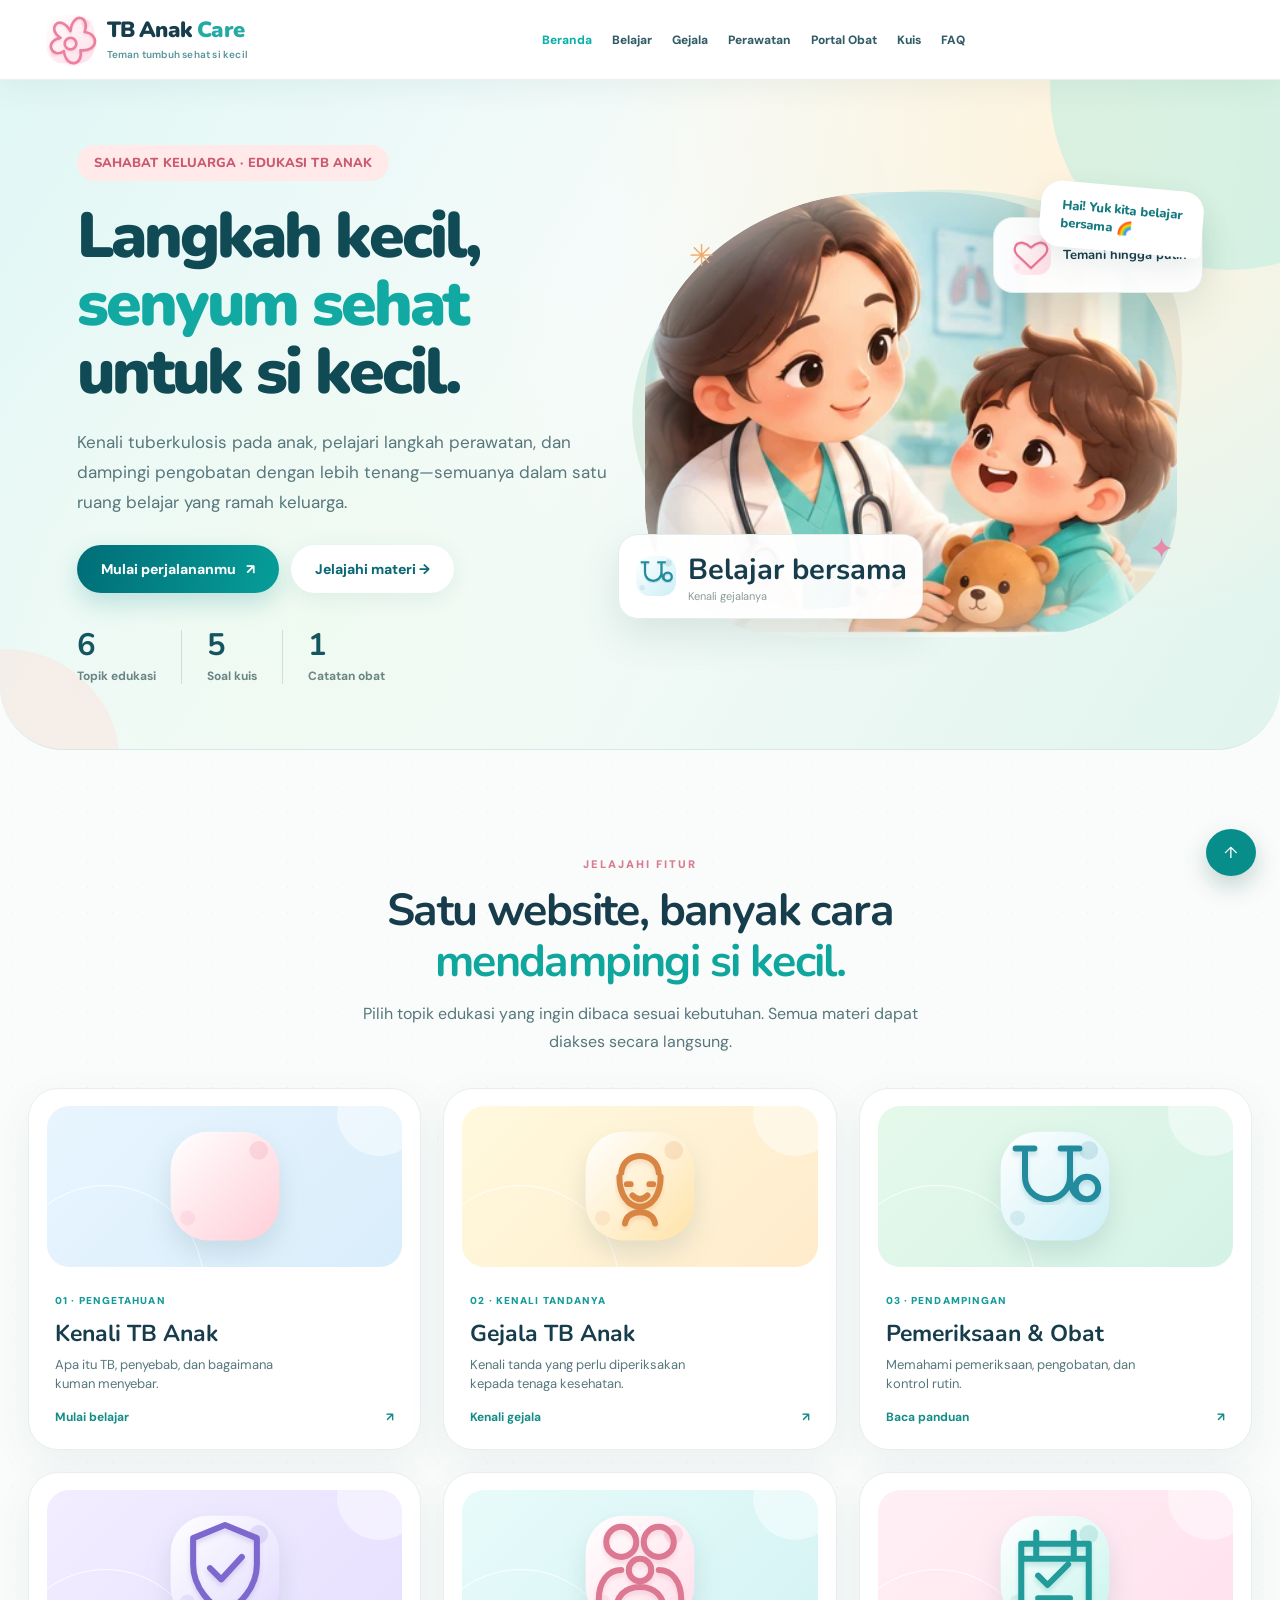
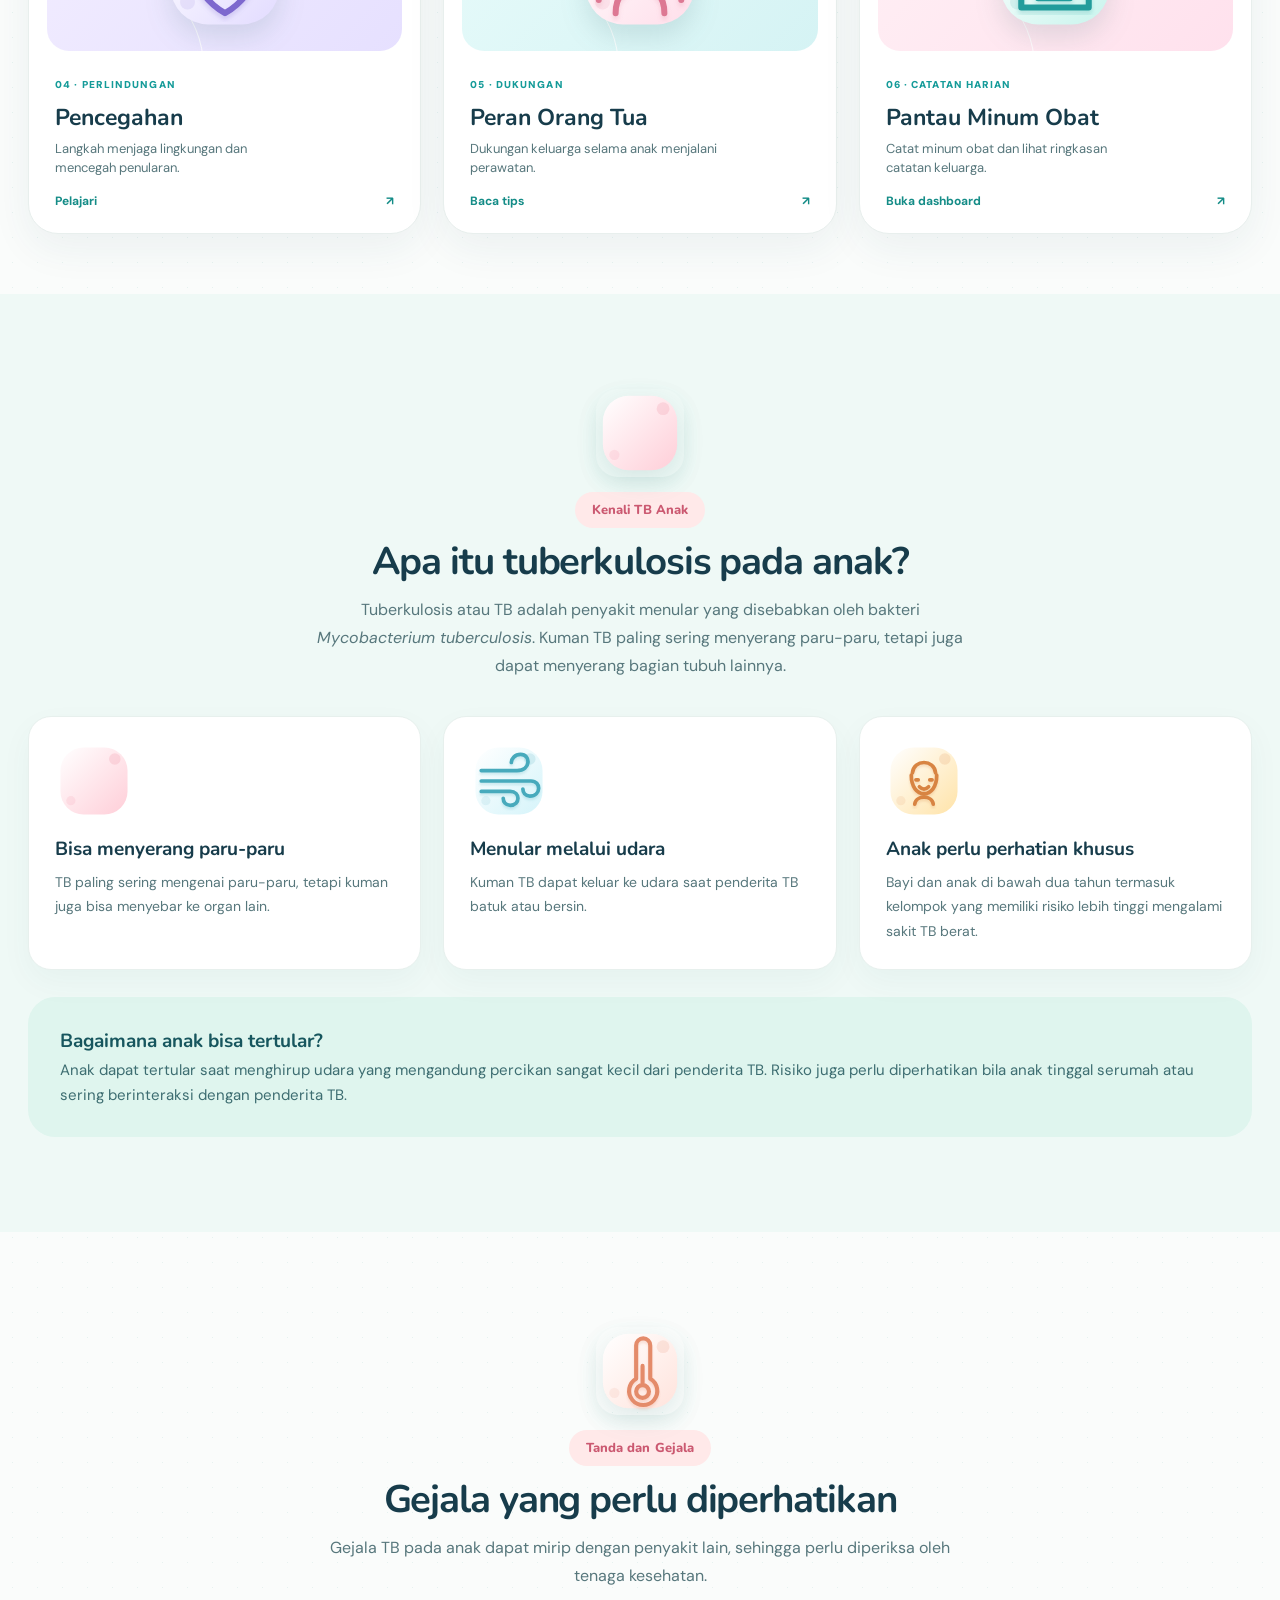
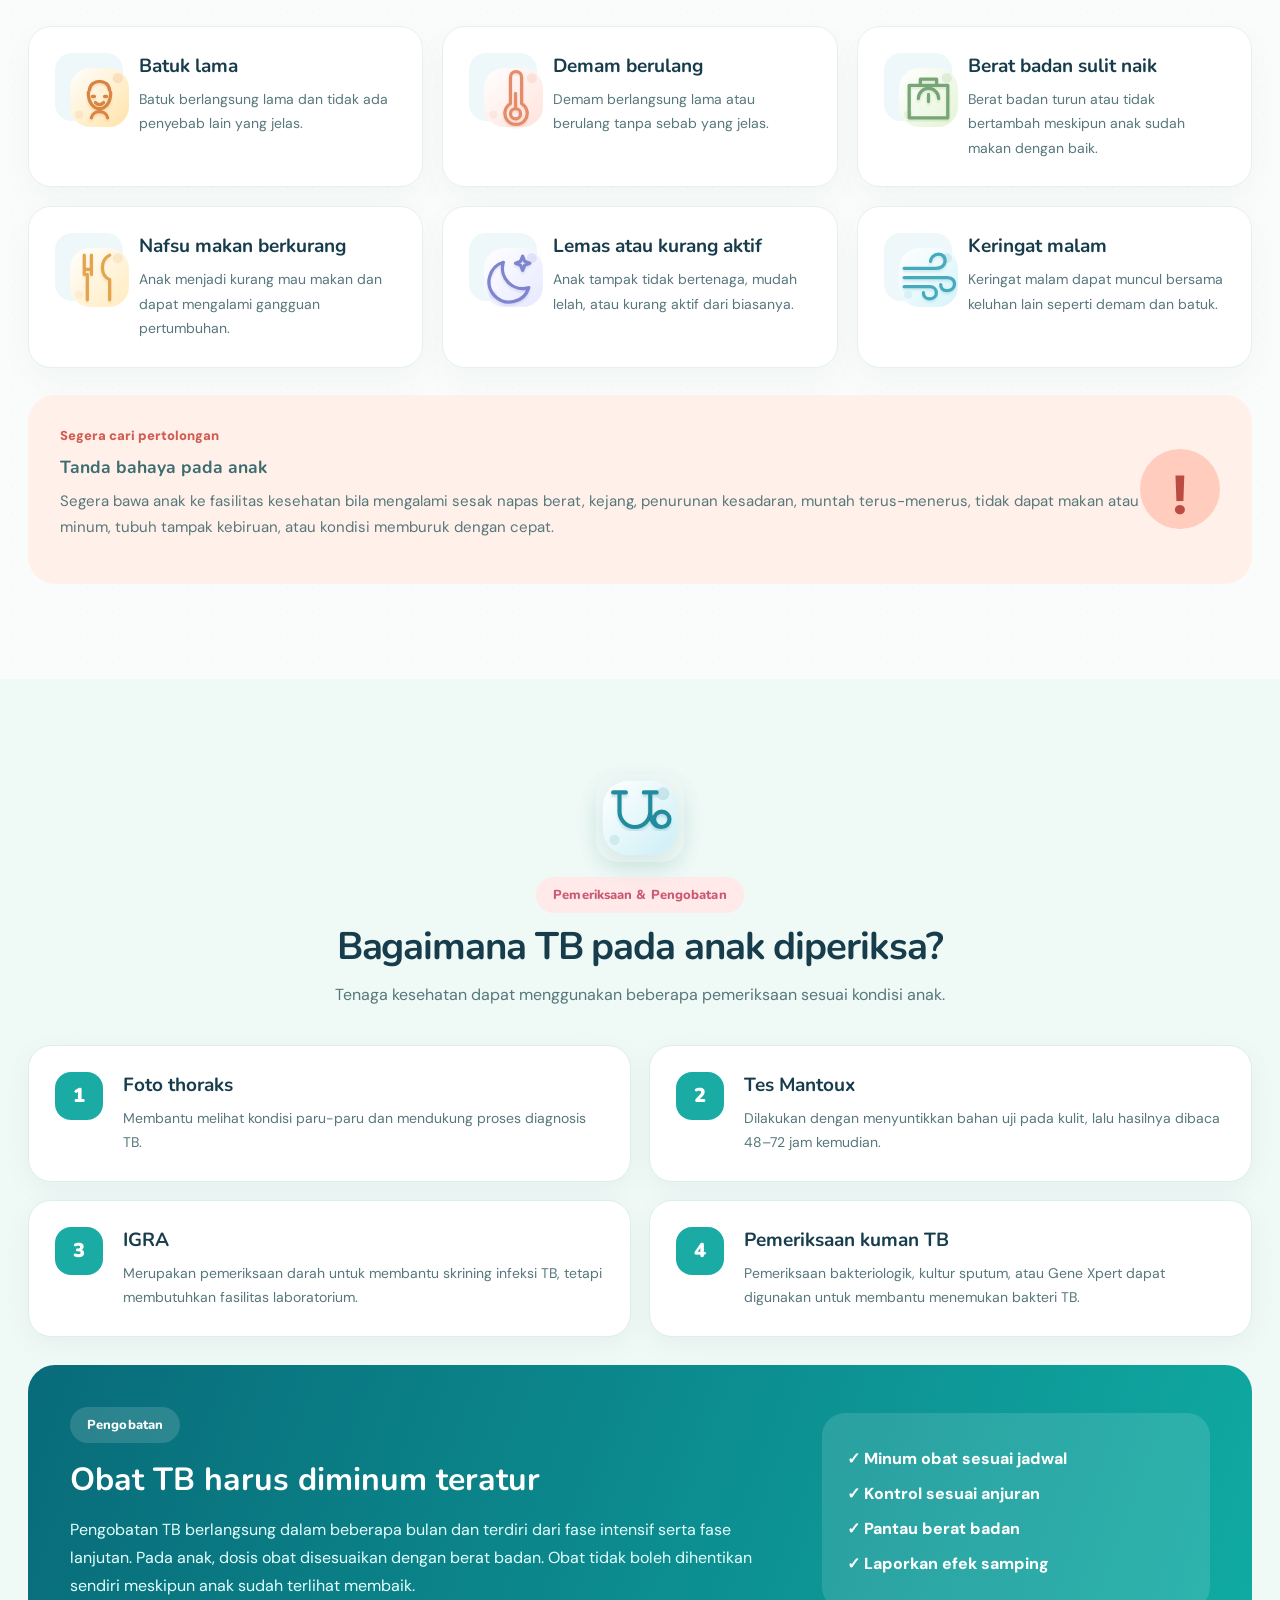
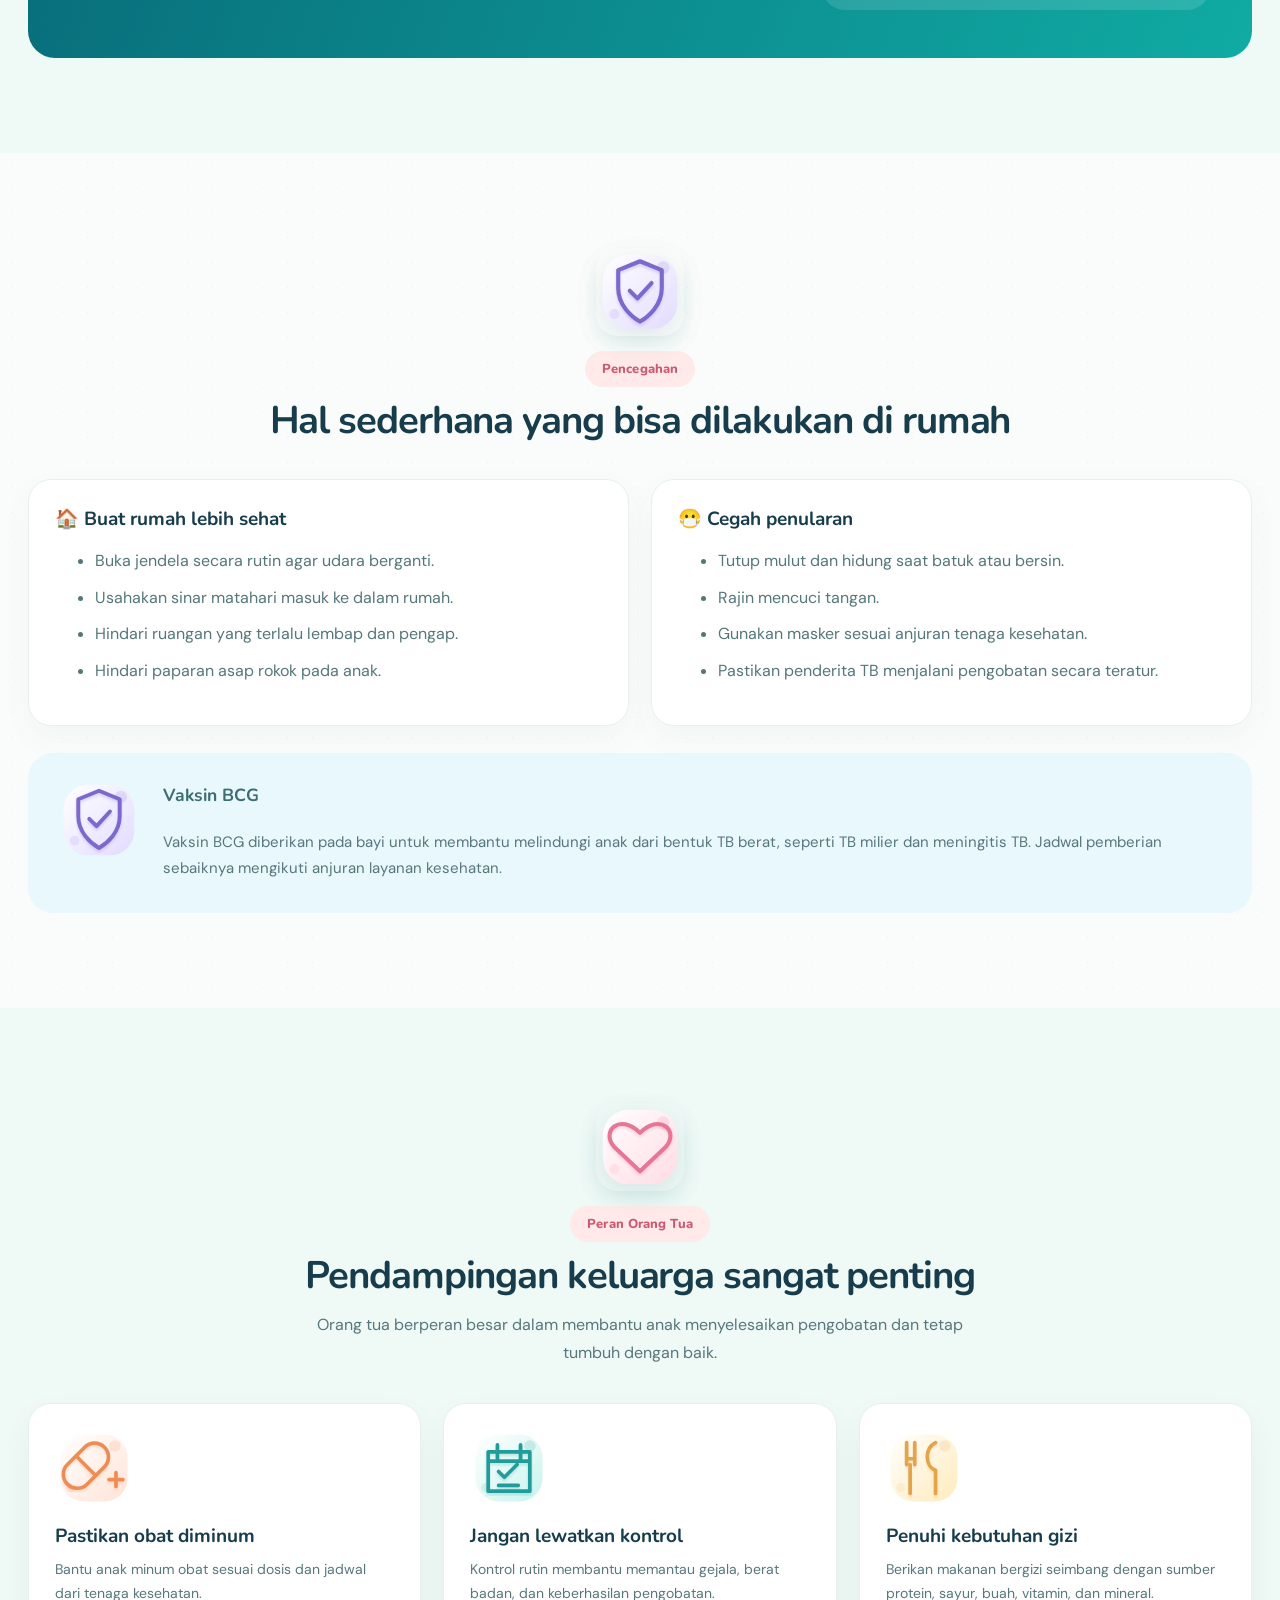
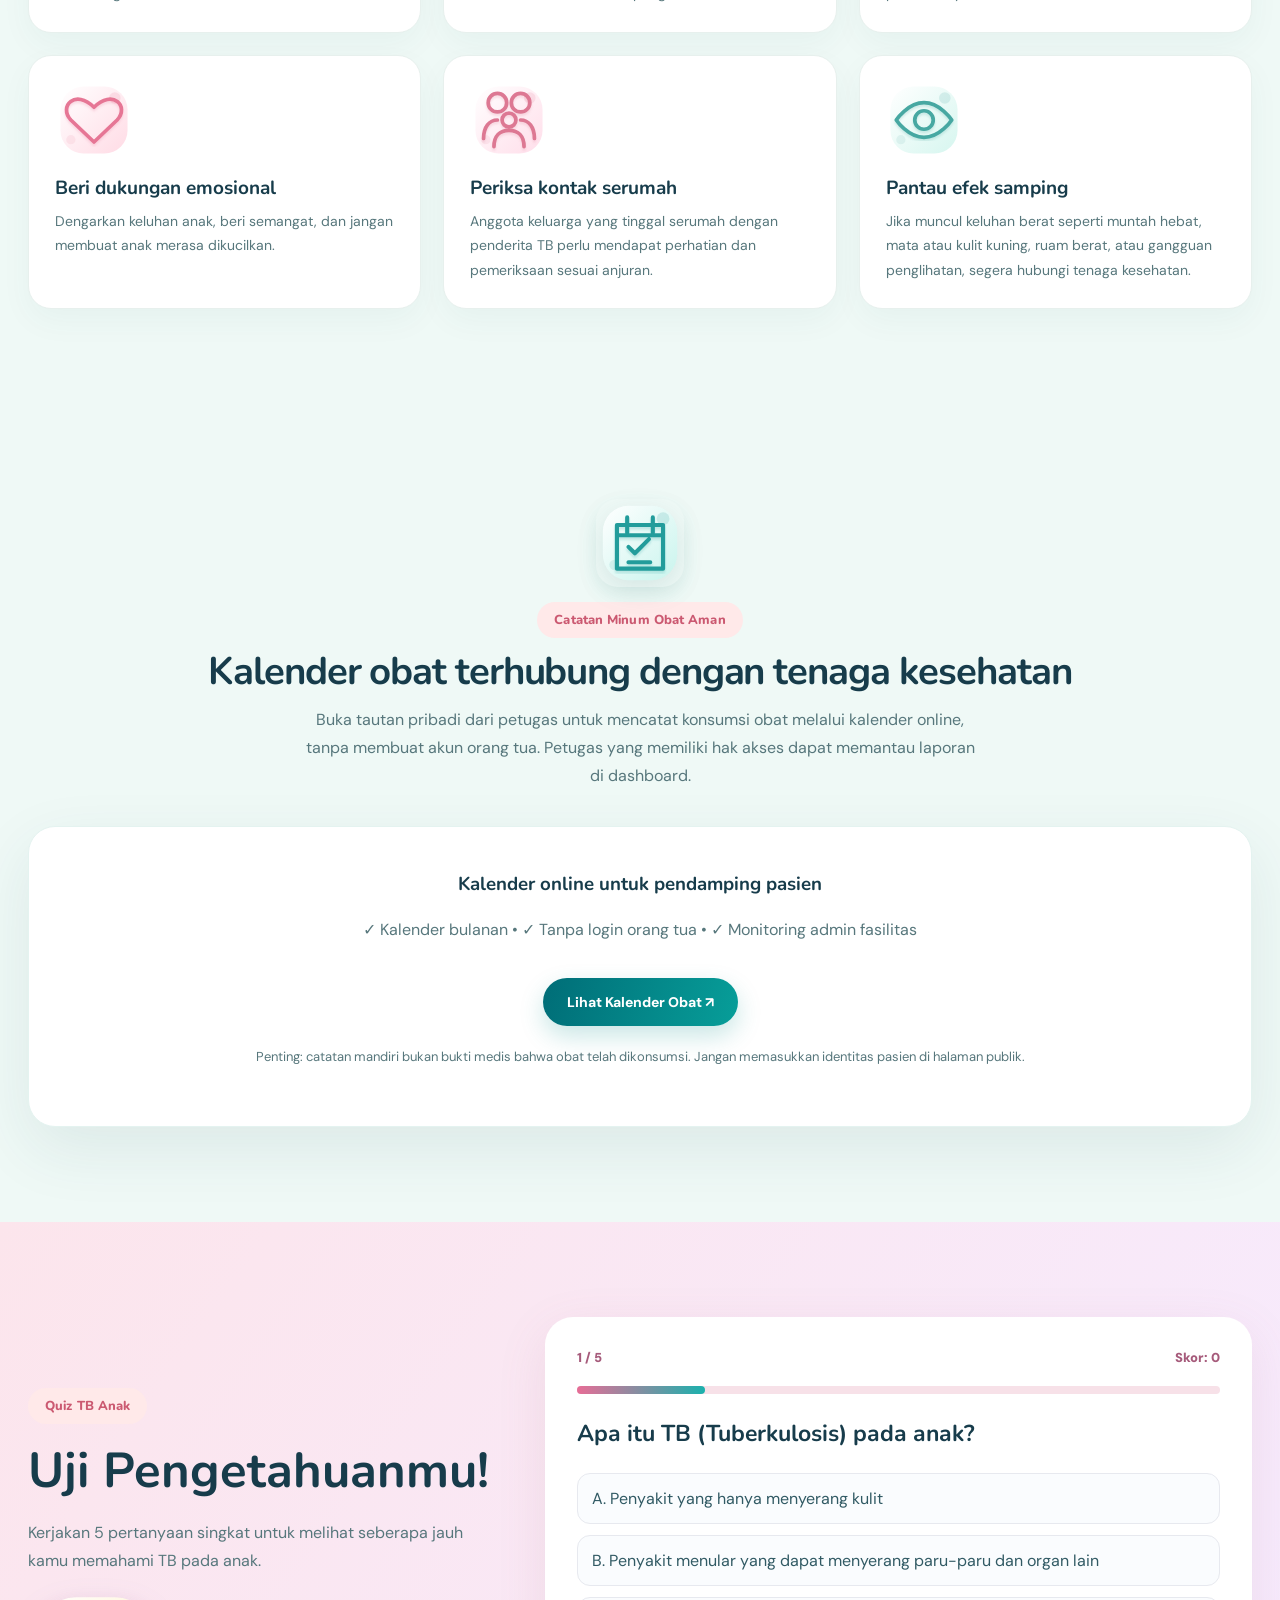
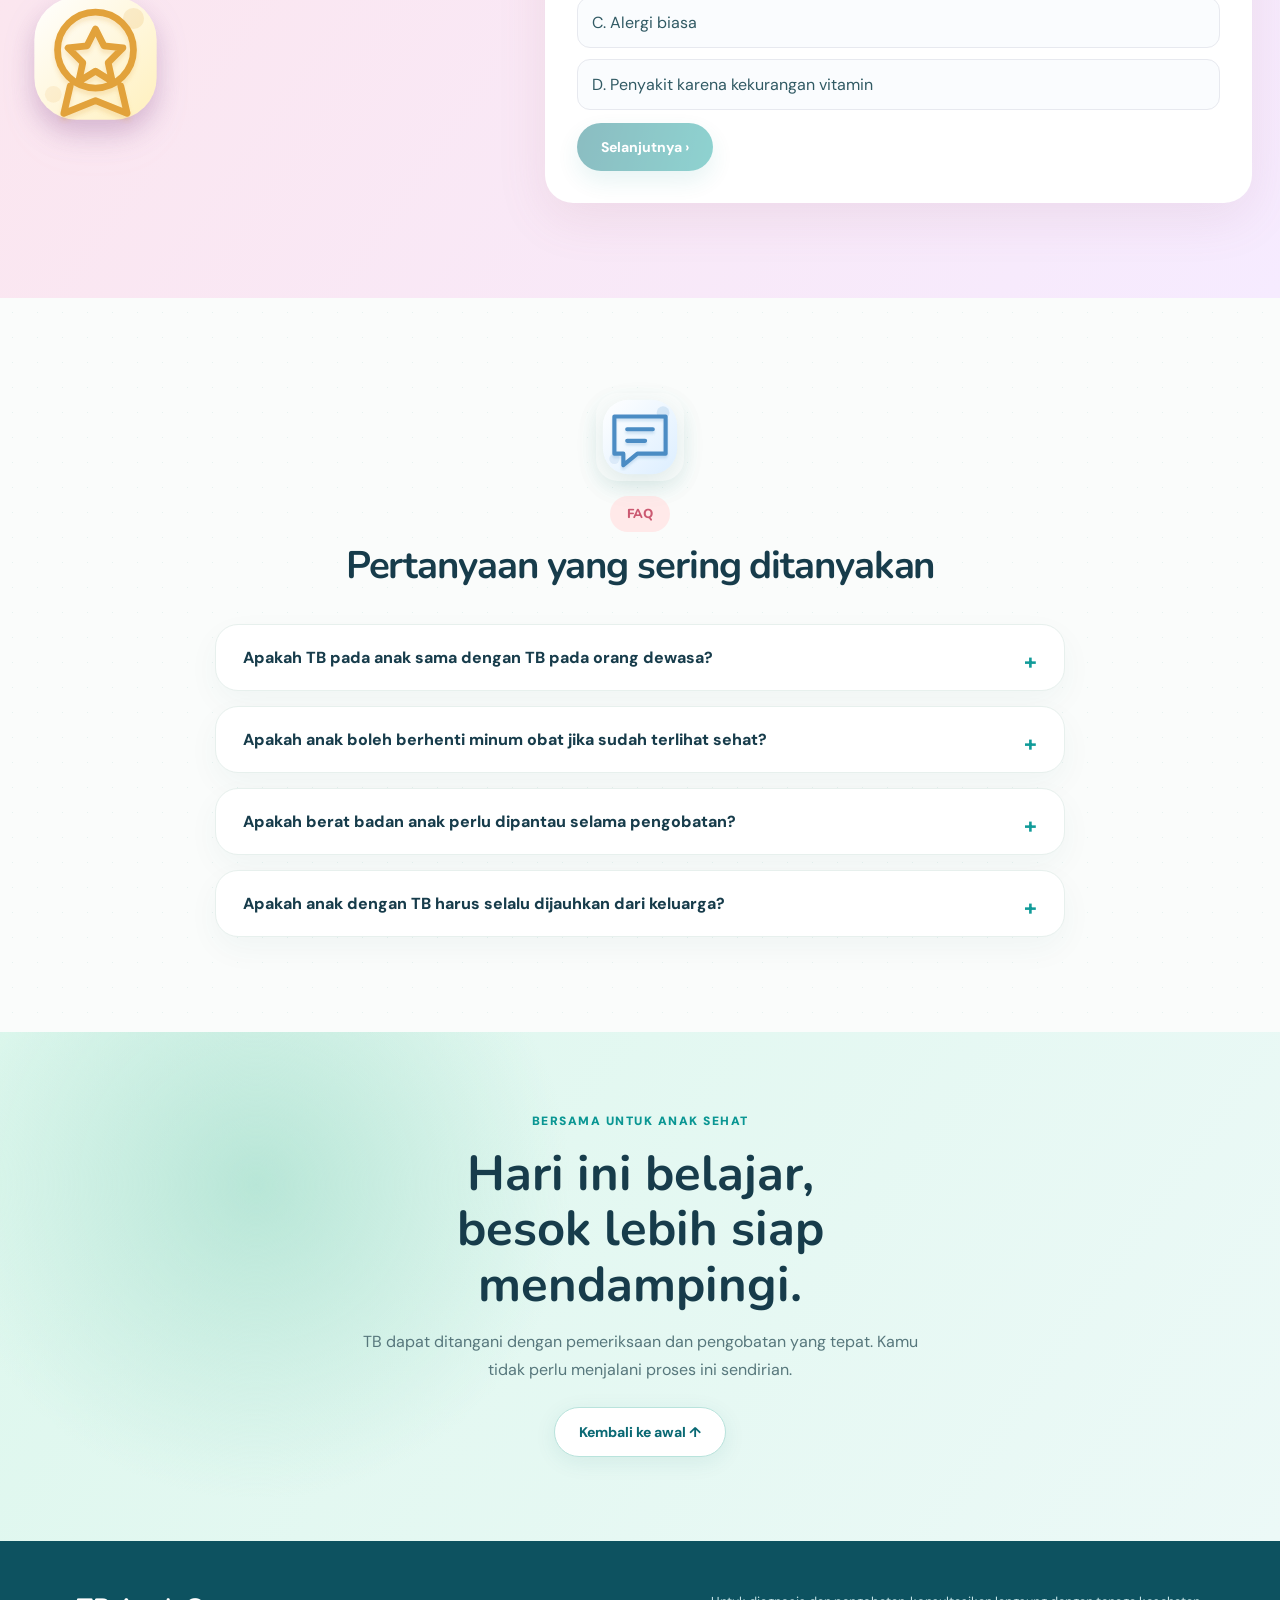
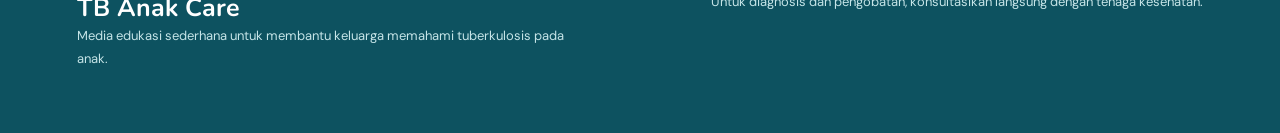
<file: index.html>
<!DOCTYPE html>

<html lang="id">
<head>
<meta charset="utf-8"/>
<meta content="width=device-width, initial-scale=1.0" name="viewport"/>
<meta content="TB Anak Care - Edukasi sederhana tentang tuberkulosis pada anak untuk orang tua dan keluarga." name="description"/>
<title>TB Anak Care</title>
<link href="style.css" rel="stylesheet"/>
<link href="https://fonts.googleapis.com" rel="preconnect"/><link crossorigin="" href="https://fonts.gstatic.com" rel="preconnect"/><link href="https://fonts.googleapis.com/css2?family=DM+Sans:wght@400;500;600;700;800&amp;family=Nunito:wght@400;500;600;700;800;900&amp;display=swap" rel="stylesheet"/></head>
<body>
<header class="navbar"><a class="brand" href="#beranda"><span class="brand-mark"><img alt="" src="assets/icons/flower.svg"/></span><span class="brand-copy">TB Anak <em>Care</em><small>Teman tumbuh sehat si kecil</small></span></a><button aria-expanded="false" aria-label="Buka menu" class="menu-toggle">☰</button><nav aria-label="Navigasi utama" class="nav-links"><a href="#beranda">Beranda</a><a href="#materi">Belajar</a><a href="#gejala">Gejala</a><a href="#pemeriksaan">Perawatan</a><a href="wali.html">Portal Obat</a><a href="#quiz">Kuis</a><a href="#faq">FAQ</a></nav></header>
<main>
<section class="hero" id="beranda"><div class="hero-copy"><span class="eyebrow">SAHABAT KELUARGA · EDUKASI TB ANAK</span><h1>Langkah kecil,<br/><span>senyum sehat</span><br/>untuk si kecil.</h1><p>Kenali tuberkulosis pada anak, pelajari langkah perawatan, dan dampingi pengobatan dengan lebih tenang—semuanya dalam satu ruang belajar yang ramah keluarga.</p><div class="hero-actions"><a class="btn primary" href="#materi">Mulai perjalananmu <span>↗</span></a><a class="btn secondary" href="#materi">Jelajahi materi →</a></div><div class="hero-stats"><div><strong>6</strong><small>Topik edukasi</small></div><div><strong>5</strong><small>Soal kuis</small></div><div><strong>1</strong><small>Catatan obat</small></div></div></div><div class="hero-visual"><div class="hero-blob"></div><img alt="Ilustrasi dokter yang ramah bersama anak" src="assets/dokter-anak.webp"/><div class="float-card float-one"><img alt="" src="assets/icons/stethoscope.svg"/> <span><strong>Belajar bersama</strong><small>Kenali gejalanya</small></span></div><div class="float-card float-two"><img alt="" src="assets/icons/heart.svg"/> <strong>Temani hingga pulih</strong></div><div class="speech-bubble">Hai! Yuk kita belajar<br/>bersama 🌈</div><div class="hero-spark one">✳</div><div class="hero-spark two">✦</div></div></section>
<section class="learning-menu" id="materi"><span class="section-kicker">JELAJAHI FITUR</span><h2>Satu website, banyak cara<br/><em>mendampingi si kecil.</em></h2><p class="learning-subtitle">Pilih topik edukasi yang ingin dibaca sesuai kebutuhan. Semua materi dapat diakses secara langsung.</p><div class="learning-grid">
<a class="learning-card lc-blue" href="#kenali"><span class="topic-illustration"><img alt="" loading="lazy" src="assets/icons/lungs.svg"/></span><span class="card-category">01 · PENGETAHUAN</span><h3>Kenali TB Anak</h3><p>Apa itu TB, penyebab, dan bagaimana kuman menyebar.</p><b>Mulai belajar <span>↗</span></b></a>
<a class="learning-card lc-yellow" href="#gejala"><span class="topic-illustration"><img alt="" loading="lazy" src="assets/icons/child.svg"/></span><span class="card-category">02 · KENALI TANDANYA</span><h3>Gejala TB Anak</h3><p>Kenali tanda yang perlu diperiksakan kepada tenaga kesehatan.</p><b>Kenali gejala <span>↗</span></b></a>
<a class="learning-card lc-green" href="#pemeriksaan"><span class="topic-illustration"><img alt="" loading="lazy" src="assets/icons/stethoscope.svg"/></span><span class="card-category">03 · PENDAMPINGAN</span><h3>Pemeriksaan &amp; Obat</h3><p>Memahami pemeriksaan, pengobatan, dan kontrol rutin.</p><b>Baca panduan <span>↗</span></b></a>
<a class="learning-card lc-purple" href="#pencegahan"><span class="topic-illustration"><img alt="" loading="lazy" src="assets/icons/shield.svg"/></span><span class="card-category">04 · PERLINDUNGAN</span><h3>Pencegahan</h3><p>Langkah menjaga lingkungan dan mencegah penularan.</p><b>Pelajari <span>↗</span></b></a>
<a class="learning-card lc-cyan" href="#orangtua"><span class="topic-illustration"><img alt="" loading="lazy" src="assets/icons/family.svg"/></span><span class="card-category">05 · DUKUNGAN</span><h3>Peran Orang Tua</h3><p>Dukungan keluarga selama anak menjalani perawatan.</p><b>Baca tips <span>↗</span></b></a>
<a class="learning-card lc-pink" href="#catatan-obat"><span class="topic-illustration"><img alt="" loading="lazy" src="assets/icons/calendar.svg"/></span><span class="card-category">06 · CATATAN HARIAN</span><h3>Pantau Minum Obat</h3><p>Catat minum obat dan lihat ringkasan catatan keluarga.</p><b>Buka dashboard <span>↗</span></b></a></div>
</section>
<section class="section soft" id="kenali">
<div class="section-heading"><div aria-hidden="true" class="section-illustration"><img alt="" src="assets/icons/lungs.svg"/></div>
<span class="eyebrow">Kenali TB Anak</span>
<h2>Apa itu tuberkulosis pada anak?</h2>
<p>
          Tuberkulosis atau TB adalah penyakit menular yang disebabkan oleh bakteri
          <em>Mycobacterium tuberculosis</em>. Kuman TB paling sering menyerang paru-paru,
          tetapi juga dapat menyerang bagian tubuh lainnya.
        </p>
</div>
<div class="grid three">
<article class="card">
<div class="icon"><img alt="" src="assets/icons/lungs.svg"/></div>
<h3>Bisa menyerang paru-paru</h3>
<p>TB paling sering mengenai paru-paru, tetapi kuman juga bisa menyebar ke organ lain.</p>
</article>
<article class="card">
<div class="icon"><img alt="" src="assets/icons/wind.svg"/></div>
<h3>Menular melalui udara</h3>
<p>Kuman TB dapat keluar ke udara saat penderita TB batuk atau bersin.</p>
</article>
<article class="card">
<div class="icon"><img alt="" src="assets/icons/child.svg"/></div>
<h3>Anak perlu perhatian khusus</h3>
<p>Bayi dan anak di bawah dua tahun termasuk kelompok yang memiliki risiko lebih tinggi mengalami sakit TB berat.</p>
</article>
</div>
<div class="info-strip">
<strong>Bagaimana anak bisa tertular?</strong>
        Anak dapat tertular saat menghirup udara yang mengandung percikan sangat kecil dari penderita TB.
        Risiko juga perlu diperhatikan bila anak tinggal serumah atau sering berinteraksi dengan penderita TB.
      </div>
</section>
<section class="section" id="gejala">
<div class="section-heading"><div aria-hidden="true" class="section-illustration"><img alt="" src="assets/icons/fever.svg"/></div>
<span class="eyebrow">Tanda dan Gejala</span>
<h2>Gejala yang perlu diperhatikan</h2>
<p>Gejala TB pada anak dapat mirip dengan penyakit lain, sehingga perlu diperiksa oleh tenaga kesehatan.</p>
</div>
<div class="symptom-grid">
<div class="symptom"><span class="symptom-icon"><img alt="" src="assets/icons/child.svg"/></span><div><h3>Batuk lama</h3><p>Batuk berlangsung lama dan tidak ada penyebab lain yang jelas.</p></div></div>
<div class="symptom"><span class="symptom-icon"><img alt="" src="assets/icons/fever.svg"/></span><div><h3>Demam berulang</h3><p>Demam berlangsung lama atau berulang tanpa sebab yang jelas.</p></div></div>
<div class="symptom"><span class="symptom-icon"><img alt="" src="assets/icons/weight.svg"/></span><div><h3>Berat badan sulit naik</h3><p>Berat badan turun atau tidak bertambah meskipun anak sudah makan dengan baik.</p></div></div>
<div class="symptom"><span class="symptom-icon"><img alt="" src="assets/icons/food.svg"/></span><div><h3>Nafsu makan berkurang</h3><p>Anak menjadi kurang mau makan dan dapat mengalami gangguan pertumbuhan.</p></div></div>
<div class="symptom"><span class="symptom-icon"><img alt="" src="assets/icons/sleep.svg"/></span><div><h3>Lemas atau kurang aktif</h3><p>Anak tampak tidak bertenaga, mudah lelah, atau kurang aktif dari biasanya.</p></div></div>
<div class="symptom"><span class="symptom-icon"><img alt="" src="assets/icons/wind.svg"/></span><div><h3>Keringat malam</h3><p>Keringat malam dapat muncul bersama keluhan lain seperti demam dan batuk.</p></div></div>
</div>
<div class="danger-box">
<div>
<span class="danger-label">Segera cari pertolongan</span>
<h3>Tanda bahaya pada anak</h3>
<p>
            Segera bawa anak ke fasilitas kesehatan bila mengalami sesak napas berat, kejang,
            penurunan kesadaran, muntah terus-menerus, tidak dapat makan atau minum,
            tubuh tampak kebiruan, atau kondisi memburuk dengan cepat.
          </p>
</div>
<div class="danger-icon">!</div>
</div>
</section>
<section class="section soft" id="pemeriksaan">
<div class="section-heading"><div aria-hidden="true" class="section-illustration"><img alt="" src="assets/icons/stethoscope.svg"/></div>
<span class="eyebrow">Pemeriksaan &amp; Pengobatan</span>
<h2>Bagaimana TB pada anak diperiksa?</h2>
<p>Tenaga kesehatan dapat menggunakan beberapa pemeriksaan sesuai kondisi anak.</p>
</div>
<div class="timeline">
<div class="timeline-item">
<div class="num">1</div>
<div><h3>Foto thoraks</h3><p>Membantu melihat kondisi paru-paru dan mendukung proses diagnosis TB.</p></div>
</div>
<div class="timeline-item">
<div class="num">2</div>
<div><h3>Tes Mantoux</h3><p>Dilakukan dengan menyuntikkan bahan uji pada kulit, lalu hasilnya dibaca 48–72 jam kemudian.</p></div>
</div>
<div class="timeline-item">
<div class="num">3</div>
<div><h3>IGRA</h3><p>Merupakan pemeriksaan darah untuk membantu skrining infeksi TB, tetapi membutuhkan fasilitas laboratorium.</p></div>
</div>
<div class="timeline-item">
<div class="num">4</div>
<div><h3>Pemeriksaan kuman TB</h3><p>Pemeriksaan bakteriologik, kultur sputum, atau Gene Xpert dapat digunakan untuk membantu menemukan bakteri TB.</p></div>
</div>
</div>
<div class="treatment-card">
<div>
<span class="eyebrow">Pengobatan</span>
<h2>Obat TB harus diminum teratur</h2>
<p>
            Pengobatan TB berlangsung dalam beberapa bulan dan terdiri dari fase intensif serta fase lanjutan.
            Pada anak, dosis obat disesuaikan dengan berat badan. Obat tidak boleh dihentikan sendiri
            meskipun anak sudah terlihat membaik.
          </p>
</div>
<div class="checklist">
<p>✓ Minum obat sesuai jadwal</p>
<p>✓ Kontrol sesuai anjuran</p>
<p>✓ Pantau berat badan</p>
<p>✓ Laporkan efek samping</p>
</div>
</div>
</section>
<section class="section" id="pencegahan">
<div class="section-heading"><div aria-hidden="true" class="section-illustration"><img alt="" src="assets/icons/shield.svg"/></div>
<span class="eyebrow">Pencegahan</span>
<h2>Hal sederhana yang bisa dilakukan di rumah</h2>
</div>
<div class="grid two">
<article class="card list-card">
<h3>🏠 Buat rumah lebih sehat</h3>
<ul>
<li>Buka jendela secara rutin agar udara berganti.</li>
<li>Usahakan sinar matahari masuk ke dalam rumah.</li>
<li>Hindari ruangan yang terlalu lembap dan pengap.</li>
<li>Hindari paparan asap rokok pada anak.</li>
</ul>
</article>
<article class="card list-card">
<h3>😷 Cegah penularan</h3>
<ul>
<li>Tutup mulut dan hidung saat batuk atau bersin.</li>
<li>Rajin mencuci tangan.</li>
<li>Gunakan masker sesuai anjuran tenaga kesehatan.</li>
<li>Pastikan penderita TB menjalani pengobatan secara teratur.</li>
</ul>
</article>
</div>
<div class="bcg-card">
<div class="bcg-icon"><img alt="" src="assets/icons/shield.svg"/></div>
<div>
<h3>Vaksin BCG</h3>
<p>
            Vaksin BCG diberikan pada bayi untuk membantu melindungi anak dari bentuk TB berat,
            seperti TB milier dan meningitis TB. Jadwal pemberian sebaiknya mengikuti anjuran layanan kesehatan.
          </p>
</div>
</div>
</section>
<section class="section soft" id="orangtua">
<div class="section-heading"><div aria-hidden="true" class="section-illustration"><img alt="" src="assets/icons/heart.svg"/></div>
<span class="eyebrow">Peran Orang Tua</span>
<h2>Pendampingan keluarga sangat penting</h2>
<p>Orang tua berperan besar dalam membantu anak menyelesaikan pengobatan dan tetap tumbuh dengan baik.</p>
</div>
<div class="grid three">
<article class="card"><div class="icon"><img alt="" src="assets/icons/pill.svg"/></div><h3>Pastikan obat diminum</h3><p>Bantu anak minum obat sesuai dosis dan jadwal dari tenaga kesehatan.</p></article>
<article class="card"><div class="icon"><img alt="" src="assets/icons/calendar.svg"/></div><h3>Jangan lewatkan kontrol</h3><p>Kontrol rutin membantu memantau gejala, berat badan, dan keberhasilan pengobatan.</p></article>
<article class="card"><div class="icon"><img alt="" src="assets/icons/food.svg"/></div><h3>Penuhi kebutuhan gizi</h3><p>Berikan makanan bergizi seimbang dengan sumber protein, sayur, buah, vitamin, dan mineral.</p></article>
<article class="card"><div class="icon"><img alt="" src="assets/icons/heart.svg"/></div><h3>Beri dukungan emosional</h3><p>Dengarkan keluhan anak, beri semangat, dan jangan membuat anak merasa dikucilkan.</p></article>
<article class="card"><div class="icon"><img alt="" src="assets/icons/family.svg"/></div><h3>Periksa kontak serumah</h3><p>Anggota keluarga yang tinggal serumah dengan penderita TB perlu mendapat perhatian dan pemeriksaan sesuai anjuran.</p></article>
<article class="card"><div class="icon"><img alt="" src="assets/icons/eye.svg"/></div><h3>Pantau efek samping</h3><p>Jika muncul keluhan berat seperti muntah hebat, mata atau kulit kuning, ruam berat, atau gangguan penglihatan, segera hubungi tenaga kesehatan.</p></article>
</div>
</section>
<section class="section soft" id="catatan-obat"><div class="section-heading"><div class="section-illustration"><img src="assets/icons/calendar.svg" alt=""/></div><span class="eyebrow">Catatan Minum Obat Aman</span><h2>Kalender obat terhubung dengan tenaga kesehatan</h2><p>Buka tautan pribadi dari petugas untuk mencatat konsumsi obat melalui kalender online, tanpa membuat akun orang tua. Petugas yang memiliki hak akses dapat memantau laporan di dashboard.</p></div><div class="medicine-panel" style="text-align:center;padding:44px 25px"><h3>Kalender online untuk pendamping pasien</h3><p>✓ Kalender bulanan • ✓ Tanpa login orang tua • ✓ Monitoring admin fasilitas</p><a href="wali.html" class="btn primary" style="display:inline-flex;margin-top:18px">Lihat Kalender Obat ↗</a><p style="margin-top:20px;font-size:13px">Penting: catatan mandiri bukan bukti medis bahwa obat telah dikonsumsi. Jangan memasukkan identitas pasien di halaman publik.</p></div></section>
<section class="quiz-section" id="quiz">
<div class="quiz-intro">
<span class="eyebrow">Quiz TB Anak</span>
<h2>Uji Pengetahuanmu!</h2>
<p>Kerjakan 5 pertanyaan singkat untuk melihat seberapa jauh kamu memahami TB pada anak.</p>
<div class="quiz-mascot"><img alt="Ilustrasi penghargaan" src="assets/icons/award.svg"/></div>
</div>
<div class="quiz-card">
<div class="quiz-meta"><span id="quizNumber">1 / 5</span><span id="quizScore">Skor: 0</span></div>
<div class="quiz-progress-track"><div id="quizProgress"></div></div><h3 id="quizQuestion"></h3>
<div class="quiz-answers" id="quizAnswers"></div>
<div class="quiz-feedback" id="quizFeedback"></div>
<button class="btn primary quiz-next" disabled="" id="quizNext">Selanjutnya ›</button>
</div>
</section>
<section class="section" id="faq">
<div class="section-heading"><div aria-hidden="true" class="section-illustration"><img alt="" src="assets/icons/chat.svg"/></div>
<span class="eyebrow">FAQ</span>
<h2>Pertanyaan yang sering ditanyakan</h2>
</div>
<div class="faq">
<details>
<summary>Apakah TB pada anak sama dengan TB pada orang dewasa?</summary>
<p>Tidak selalu. Pada anak, gejala TB sering tidak khas dan dapat mirip dengan penyakit anak lainnya.</p>
</details>
<details>
<summary>Apakah anak boleh berhenti minum obat jika sudah terlihat sehat?</summary>
<p>Tidak. Obat harus tetap diminum sampai tenaga kesehatan menyatakan pengobatan selesai.</p>
</details>
<details>
<summary>Apakah berat badan anak perlu dipantau selama pengobatan?</summary>
<p>Ya. Berat badan penting dipantau karena dosis obat pada anak dapat disesuaikan dengan perubahan berat badan.</p>
</details>
<details>
<summary>Apakah anak dengan TB harus selalu dijauhkan dari keluarga?</summary>
<p>Tidak. Anak tetap membutuhkan dukungan keluarga. Pencegahan penularan dilakukan sesuai arahan tenaga kesehatan dan kondisi masing-masing.</p>
</details>
</div>
</section>
</main>
<section class="end-banner"><span>BERSAMA UNTUK ANAK SEHAT</span><h2>Hari ini belajar,<br/>besok lebih siap mendampingi.</h2><p>TB dapat ditangani dengan pemeriksaan dan pengobatan yang tepat. Kamu tidak perlu menjalani proses ini sendirian.</p><a class="btn secondary" href="#beranda">Kembali ke awal ↑</a></section><footer>
<div>
<strong>TB Anak Care</strong>
<p>Media edukasi sederhana untuk membantu keluarga memahami tuberkulosis pada anak.</p>
</div>
<p class="footer-note">Untuk diagnosis dan pengobatan, konsultasikan langsung dengan tenaga kesehatan.</p>
</footer>
<script src="education.js"></script>
<a aria-label="Kembali ke atas" class="to-top" href="#beranda">↑</a></body>
</html>
</file>
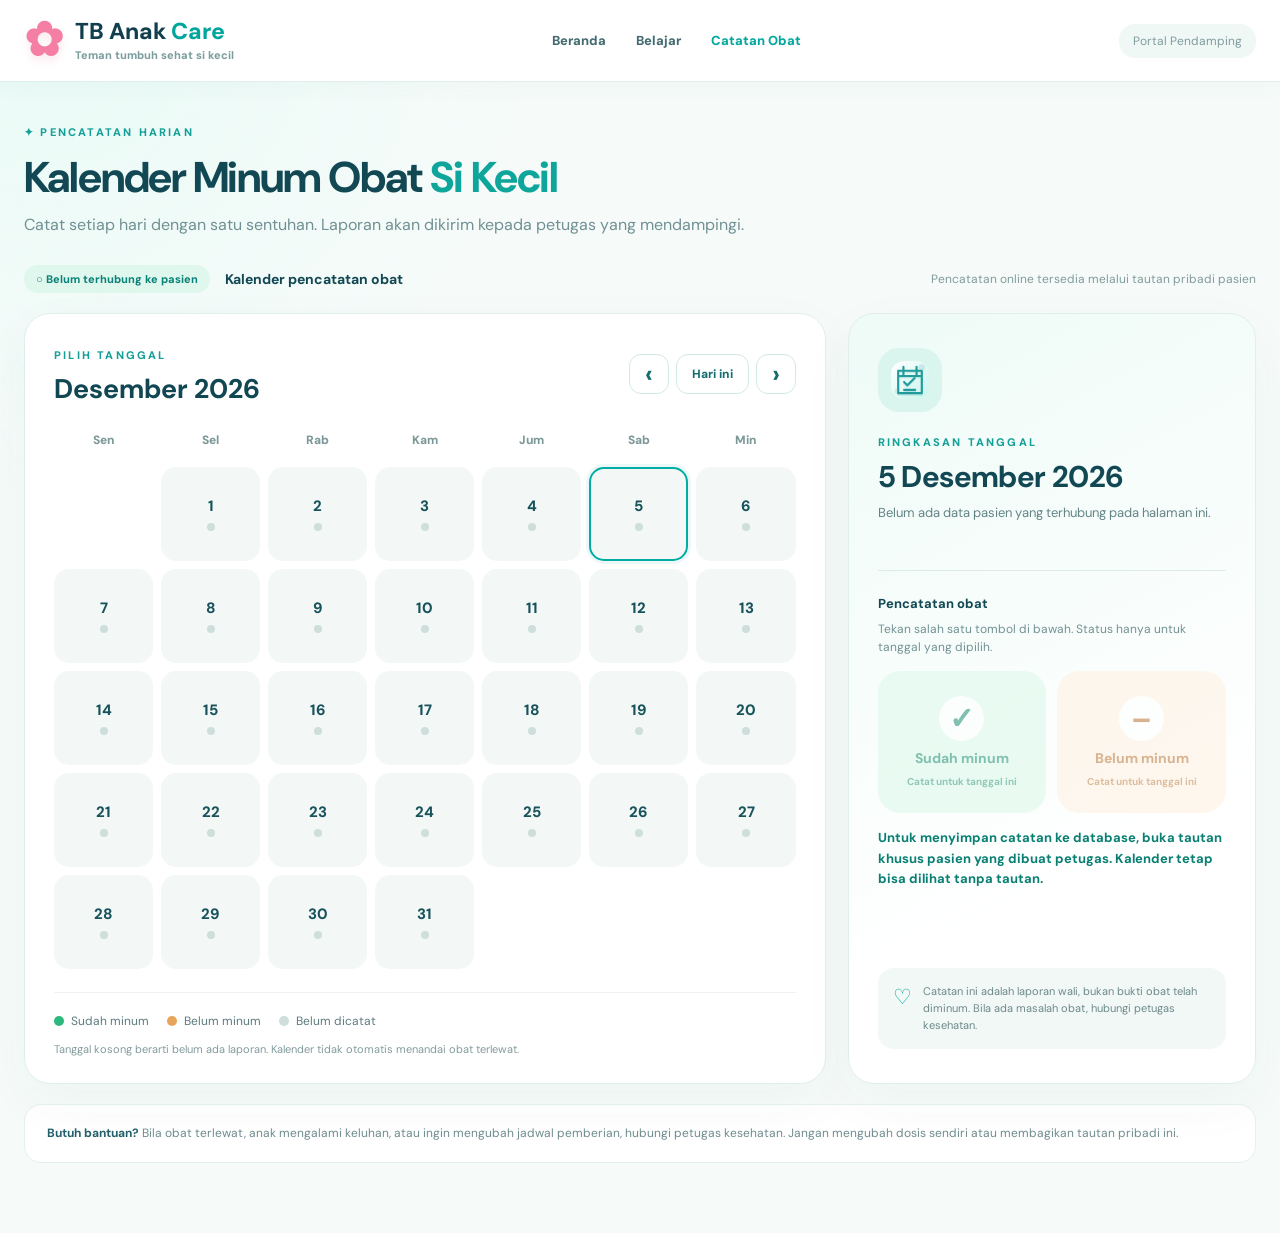
<file: wali.html>
<!doctype html>
<html lang="id"><head><meta charset="utf-8"><meta name="viewport" content="width=device-width,initial-scale=1"><meta name="referrer" content="no-referrer"><title>Kalender Obat | TB Anak Care</title><link rel="stylesheet" href="app.css"><link rel="stylesheet" href="calendar-premium.css"></head>
<body class="calendar-body">
<header class="premium-header"><a class="brand" href="index.html"><span class="brand-flower" aria-hidden="true">✿</span><span><b>TB Anak <em>Care</em></b><small>Teman tumbuh sehat si kecil</small></span></a><nav><a href="index.html">Beranda</a><a href="index.html#edukasi">Belajar</a><a class="nav-active" href="wali.html">Catatan Obat</a></nav><span class="header-caption">Portal Pendamping</span></header>
<main class="premium-main">
<div class="page-heading"><span class="eyebrow">✦ PENCATATAN HARIAN</span><h1>Kalender Minum Obat <span>Si Kecil</span></h1><p>Catat setiap hari dengan satu sentuhan. Laporan akan dikirim kepada petugas yang mendampingi.</p></div>
<div id="loading" class="panel loading-panel" role="status">Menyiapkan kalender…</div>
<p id="error" class="message" role="alert"></p>
<div id="app" class="hidden">

<div class="identity-strip"><div><span id="accessPill" class="pill">● Akses pendamping</span><strong id="patient"></strong></div><span class="identity-note">Pencatatan online tersedia melalui tautan pribadi pasien</span></div>
<div class="calendar-layout">
<section class="calendar-card" aria-label="Kalender laporan minum obat">
<div class="calendar-toolbar"><div><span class="micro-label">PILIH TANGGAL</span><h2 id="monthTitle"></h2></div><div class="toolbar-actions"><button id="prev" class="month-arrow" aria-label="Bulan sebelumnya">‹</button><button id="today" class="today-button">Hari ini</button><button id="next" class="month-arrow" aria-label="Bulan berikutnya">›</button></div></div>
<div id="calendar" class="premium-grid" aria-label="Tanggal pada bulan yang dipilih"></div>
<div class="calendar-legend"><span><i class="legend-dot green"></i>Sudah minum</span><span><i class="legend-dot orange"></i>Belum minum</span><span><i class="legend-dot gray"></i>Belum dicatat</span></div>
<p class="calendar-footnote">Tanggal kosong berarti belum ada laporan. Kalender tidak otomatis menandai obat terlewat.</p>
</section>
<aside class="summary-card"><div class="summary-ornament"><img src="assets/icons/calendar.svg" alt="" width="42" height="42"></div><span class="micro-label">RINGKASAN TANGGAL</span><h2 id="selectedTitle"></h2><p id="selectedStatus" class="status-blurb">Belum ada catatan obat pada tanggal ini.</p>
<div class="summary-divider"></div><div class="record-guide"><strong>Pencatatan obat</strong><p>Tekan salah satu tombol di bawah. Status hanya untuk tanggal yang dipilih.</p></div>
<div class="status-buttons"><button id="taken" class="record-button taken-button"><span class="circle-icon">✓</span><strong>Sudah minum</strong><small>Catat untuk tanggal ini</small></button><button id="notTaken" class="record-button missed-button"><span class="circle-icon">–</span><strong>Belum minum</strong><small>Catat untuk tanggal ini</small></button></div>
<p id="accessHelp" class="save-feedback hidden">Untuk menyimpan catatan ke database, buka tautan khusus pasien yang dibuat petugas. Kalender tetap bisa dilihat tanpa tautan.</p><p id="result" role="status" aria-live="polite" class="save-feedback"></p>
<div class="privacy-tip"><span aria-hidden="true">♡</span><p>Catatan ini adalah laporan wali, bukan bukti obat telah diminum. Bila ada masalah obat, hubungi petugas kesehatan.</p></div>
</aside></div></div>
<div class="support-note"><strong>Butuh bantuan?</strong> Bila obat terlewat, anak mengalami keluhan, atau ingin mengubah jadwal pemberian, hubungi petugas kesehatan. Jangan mengubah dosis sendiri atau membagikan tautan pribadi ini.</div>
</main><script src="config.js"></script><script src="shared.js"></script><script src="wali.js"></script>
</body></html>
</file>
<file: style.css>
:root{--ink:#143e46;--teal:#087d82;--mint:#dbf6f1;--white:#fff;--muted:#607d82;--shadow:0 18px 50px rgba(24,91,97,.10)}*{box-sizing:border-box}html{scroll-behavior:smooth;scroll-padding-top:95px}body{margin:0;font:16px 'DM Sans',sans-serif;color:var(--ink);background:#f8fcfb}h1,h2,h3,strong{font-family:Nunito,sans-serif}h1,h2,h3,p{margin-top:0}a{text-decoration:none;color:inherit}button,input,select{font:inherit}button,a{-webkit-tap-highlight-color:transparent}button{cursor:pointer}p{line-height:1.75;color:#57777c}.navbar{height:88px;background:rgba(255,255,255,.96);display:flex;align-items:center;gap:22px;padding:0 max(4%,calc((100vw - 1450px)/2));position:sticky;top:0;z-index:20;box-shadow:0 5px 28px #196b6e0b;backdrop-filter:blur(16px)}.brand{display:flex;align-items:center;gap:10px;flex-shrink:0}.brand-mark{background:linear-gradient(135deg,#64cfc0,#e66d93);border-radius:16px;color:white;font-size:30px;display:grid;place-items:center;width:49px;height:49px}.brand-copy{font-weight:900;font-family:Nunito,sans-serif;font-size:21px;line-height:1;letter-spacing:-.8px}.brand-copy em{color:#24aaa5;font-style:normal}.brand-copy small{display:block;letter-spacing:.2px;font:600 10px 'DM Sans',sans-serif;color:#56949a;margin-top:7px}.nav-links{display:flex;align-items:center;gap:17px;margin:auto}.nav-links a{font-size:12px;font-weight:800;white-space:nowrap;color:#315c65;transition:color .2s}.nav-links a:hover{color:#0eaaa4}.nav-cta{color:#fff;background:#097f86;border-radius:25px;padding:13px 19px;white-space:nowrap;font-weight:800;font-size:12px}.menu-toggle{display:none;border:0;background:#eaf8f5;border-radius:12px;padding:9px 12px;color:#08676d;font-size:20px}.hero{max-width:1550px;margin:0 auto;min-height:580px;display:grid;grid-template-columns:1.02fr 1fr;align-items:center;position:relative;overflow:hidden;background:radial-gradient(circle at 48% 40%,#fff7e8 0,transparent 36%),linear-gradient(115deg,#e0f9fb 0%,#e5f7f6 48%,#d8f3ec 100%);border-radius:0 0 52px 52px;padding:72px 6% 85px}.hero:before,.hero:after{content:'';position:absolute;border-radius:50%;pointer-events:none}.hero:before{width:360px;height:360px;background:#b5e9e3;right:-130px;top:-170px;opacity:.55}.hero:after{width:230px;height:230px;background:#fff4d9;bottom:-130px;left:-110px}.hero-copy{z-index:2;max-width:620px}.eyebrow{display:inline-flex;border-radius:50px;color:#cb5971;font-weight:900;background:#ffe9e9;padding:9px 17px;font:800 13px Nunito,sans-serif;letter-spacing:.1px}.hero h1{font-size:clamp(43px,4.3vw,73px);line-height:1.07;letter-spacing:-2.8px;margin:24px 0;color:#104a54;font-weight:900}.hero h1 span{color:#18a7a5}.hero-copy>p{font-size:17px;max-width:530px}.hero-actions{display:flex;flex-wrap:wrap;gap:12px;margin:27px 0}.btn{border:0;border-radius:99px;display:inline-flex;justify-content:center;align-items:center;gap:10px;padding:15px 24px;font-weight:800;font-size:14px;transition:transform .25s,box-shadow .25s}.btn:hover{transform:translateY(-3px);box-shadow:0 9px 24px #065b6a2a}.btn.primary{background:linear-gradient(110deg,#08797e,#10a9a1);color:white}.btn.secondary{background:white;color:#0a6974;box-shadow:0 5px 22px #11636d15}.hero-reassurance{display:flex;flex-wrap:wrap;gap:17px;color:#377879;font-size:12px;font-weight:800}.hero-visual{position:relative;min-height:435px;display:flex;align-items:center;justify-content:center}.art-halo{position:absolute;width:440px;height:440px;border-radius:50%;background:radial-gradient(circle,#ffffffbb 10%,#abe8de 75%);box-shadow:0 0 0 23px #ffffff44}.hero-visual>img{position:relative;z-index:1;width:min(95%,490px);height:365px;object-fit:cover;object-position:center;filter:drop-shadow(0 16px 19px #2f7d7960);border-radius:45% 45% 25% 25%;mask-image:radial-gradient(ellipse 66% 60% at 50% 53%,black 61%,transparent 99%)}.float-card{z-index:2;position:absolute;display:flex;gap:10px;align-items:center;background:#fffffff2;box-shadow:var(--shadow);border:1px solid #fff;border-radius:20px;padding:15px;font-size:13px;animation:bob 4.5s ease-in-out infinite}.float-card span{font-size:29px}.float-card strong{display:block}.float-card small{display:block;font-size:11px;color:#8b9b9a}.float-one{left:0;bottom:43px}.float-two{right:0;top:50px;animation-delay:1s}.hero-star{position:absolute;color:#e9a349;font-size:38px}.star-one{left:16%;top:4%}.star-two{right:11%;bottom:11%;color:#e783a5}.hero-note{position:absolute;bottom:20px;left:6%;color:#50878c;font-size:12px;font-weight:800}.learning-menu,.section,.quiz-section{max-width:1300px;margin:auto;padding:95px 28px}.learning-menu{text-align:center;padding-top:78px;padding-bottom:60px}.section-kicker{color:#d87d90;letter-spacing:2px;font-size:11px;font-weight:900}.learning-menu h2,.section-heading h2{font-size:clamp(30px,3vw,44px);line-height:1.15;letter-spacing:-1.1px;margin:12px 0}.learning-subtitle{margin:0 auto 32px;max-width:580px}.learning-grid{display:grid;grid-template-columns:repeat(3,1fr);gap:21px;text-align:left}.learning-card{min-height:235px;border-radius:26px;padding:26px;position:relative;overflow:hidden;border:1px solid #ffffffd0;box-shadow:0 10px 30px #155f6310;transition:transform .25s,box-shadow .25s}.learning-card:hover{transform:translateY(-8px);box-shadow:0 23px 36px #155f6325}.learning-card:after{content:'';position:absolute;width:150px;height:150px;border-radius:50%;right:-50px;top:-60px;background:#ffffff66}.lc-blue{background:#fbe8ed}.lc-yellow{background:#fff0cf}.lc-green{background:#dff7ed}.lc-purple{background:#e8e7fb}.lc-cyan{background:#d8f5f6}.lc-pink{background:#fde5ef}.topic-icon{display:grid;place-items:center;font-size:41px;width:84px;height:84px;background:#ffffffad;border-radius:25px;margin-bottom:17px;position:relative;z-index:1;box-shadow:inset 0 -4px 0 #ffffff50}.learning-card h3{font-size:21px;margin:0 0 6px}.learning-card p{font-size:13px;line-height:1.5;margin-bottom:13px;max-width:250px}.learning-card b{font-size:12px;color:#0c8388}.section{scroll-margin-top:10px}.section.soft{max-width:none;background:#eff9f6;padding-left:max(28px,calc((100vw - 1244px)/2));padding-right:max(28px,calc((100vw - 1244px)/2))}.section-heading{text-align:center;margin-bottom:36px}.section-heading>p{max-width:670px;margin:10px auto 0}.section-illustration{height:67px;width:67px;display:grid;place-items:center;background:white;box-shadow:0 8px 20px #147b7714;font-size:35px;border-radius:22px;margin:0 auto 15px}.grid{display:grid;gap:22px}.grid.three{grid-template-columns:repeat(3,1fr)}.grid.two{grid-template-columns:repeat(2,1fr)}.card,.symptom,.timeline-item,.faq details{background:white;border-radius:23px;padding:26px;box-shadow:0 8px 30px #084b5d0b;border:1px solid #dcefeb}.card .icon{font-size:38px;width:75px;height:75px;display:grid;place-items:center;background:#e2f7f3;border-radius:22px;margin-bottom:16px}.card h3,.symptom h3,.timeline h3{font-size:19px;margin:0 0 8px}.card p,.symptom p{font-size:14px;margin:0}.info-strip,.danger-box,.bcg-card{margin-top:27px;border-radius:25px;padding:28px 32px;background:#dff5ee;font-size:15px;line-height:1.7;color:#3d6d71}.info-strip strong{display:block;font-size:19px;color:#17565e}.symptom-grid{display:grid;grid-template-columns:repeat(3,1fr);gap:19px}.symptom{display:flex;align-items:flex-start;gap:16px}.symptom>span{font-size:33px;background:#eef8fa;border-radius:17px;padding:12px}.danger-box{background:#fff1e9;display:flex;align-items:center;justify-content:space-between}.danger-label{color:#d25d54;font-size:13px;font-weight:900}.danger-box h3{margin:5px 0}.danger-icon{font-size:55px;background:#ffccbd;color:#bc4b42;border-radius:100%;width:80px;height:80px;flex-shrink:0;display:grid;place-items:center;font-weight:900}.timeline{display:grid;grid-template-columns:repeat(2,1fr);gap:18px}.timeline-item{display:flex;gap:20px}.timeline .num{flex-shrink:0;width:48px;height:48px;background:#1aaca4;border-radius:16px;color:white;display:grid;place-items:center;font:900 20px Nunito}.timeline p{font-size:14px;margin-bottom:0}.treatment-card{margin-top:28px;display:grid;grid-template-columns:1.3fr .7fr;gap:30px;background:linear-gradient(110deg,#086b79,#10aba3);color:#fff;padding:42px;border-radius:30px;align-items:center}.treatment-card .eyebrow{background:#ffffff24;color:#fff}.treatment-card h2{font-size:32px;margin:15px 0}.treatment-card p{color:#e5ffff}.checklist{background:#ffffff20;padding:25px;border-radius:23px}.checklist p{color:white;font-weight:800;margin:7px 0}.list-card li{margin:11px 0;color:#55777a;line-height:1.6}.bcg-card{display:flex;gap:25px;background:#e8f8fd}.bcg-icon{font-size:50px}.bcg-card p{margin-bottom:0}.medicine-panel{background:white;padding:32px;border-radius:30px;box-shadow:var(--shadow);border:1px solid #e4f3f0}.medicine-topline{background:linear-gradient(110deg,#e5fbf5,#ecf9ff);display:flex;align-items:center;justify-content:space-between;gap:22px;padding:25px 30px;border-radius:23px;margin-bottom:25px}.medicine-topline h3{font-size:26px;margin:12px 0 5px}.medicine-topline p{font-size:13px;margin:0}.progress-dial{--progress:0%;flex-shrink:0;width:125px;height:125px;border-radius:50%;background:conic-gradient(#11a99f var(--progress),#d5eae8 0);display:flex;flex-direction:column;align-items:center;justify-content:center;position:relative}.progress-dial:before{content:'';position:absolute;inset:12px;background:#f7fffd;border-radius:50%}.progress-dial strong,.progress-dial small{position:relative;z-index:1}.progress-dial strong{font-size:27px;color:#095f69}.progress-dial small{font-size:9px}.medicine-form{display:grid;grid-template-columns:repeat(4,1fr);gap:16px}.field{display:flex;flex-direction:column;gap:8px}.field.wide{grid-column:span 3}.field label{font-size:12px;font-weight:900;color:#42717a}.field input,.field select{border:1px solid #d7e9e8;background:#fbfefe;border-radius:13px;padding:13px;width:100%;min-width:0;color:#2d5c64}.field input:focus,.field select:focus{outline:2px solid #67d7d0;outline-offset:1px}.medicine-add{align-self:end;min-height:46px}.medicine-summary{display:grid;grid-template-columns:repeat(3,1fr);gap:14px;margin:27px 0}.medicine-summary>div{background:#eef9f7;padding:23px;border-radius:18px;text-align:center}.medicine-summary strong{display:block;font-size:30px;color:#0c9090}.medicine-summary span{font-size:12px;font-weight:800;color:#557a7a}.table-wrap{overflow-x:auto;border-radius:16px;border:1px solid #e0eeeb}.medicine-table{width:100%;border-collapse:collapse;font-size:13px;min-width:690px}.medicine-table th{background:#e8f5f3;color:#336a72;text-align:left}.medicine-table td,.medicine-table th{padding:15px;border-bottom:1px solid #e9f2f1}.status-pill{display:inline-block;padding:7px 10px;border-radius:99px;background:#fff2d9;color:#987125;font-size:11px;font-weight:800}.status-done{background:#ddf8e9;color:#108b63}.status-missed{background:#ffe0e0;color:#b63f4c}.icon-button{background:#fff2f1;border:0;border-radius:9px;padding:7px 10px;color:#c04d54}.medicine-actions{display:flex;gap:12px;margin-top:22px;flex-wrap:wrap}.danger-button{background:#fff0ef;color:#b94c56}.note{font-size:12px;line-height:1.6;color:#668184}.medicine-note{background:#fff9eb;padding:15px 18px;border-radius:13px;margin-top:22px}.quiz-section{display:grid;grid-template-columns:.8fr 1.2fr;gap:45px;align-items:center;max-width:none;background:linear-gradient(125deg,#fce5ec,#f6ebff);padding-left:max(28px,calc((100vw - 1244px)/2));padding-right:max(28px,calc((100vw - 1244px)/2))}.quiz-intro h2{font-size:clamp(32px,4vw,49px);line-height:1.12;margin:20px 0}.quiz-mascot{font-size:85px;filter:drop-shadow(0 13px 10px #db9bb34a)}.quiz-card{background:white;border-radius:28px;padding:32px;box-shadow:0 15px 50px #9e62751d}.quiz-meta{display:flex;justify-content:space-between;font-size:13px;color:#a65b7b;font-weight:900}.quiz-card h3{font-size:23px;margin:24px 0}.quiz-answers{display:grid;gap:11px}.quiz-answer{border:1px solid #e7e9ef;text-align:left;border-radius:13px;background:#fafcfe;padding:14px;color:#315a64}.quiz-answer:hover{border-color:#0b9a95}.quiz-answer.correct{background:#d5f7e7;border-color:#18ad79}.quiz-answer.wrong{background:#ffe1e1;border-color:#e47777}.quiz-feedback{font-size:13px;color:#0b8e75;margin:13px 0;font-weight:700}.quiz-next:disabled{opacity:.45;cursor:not-allowed}.faq{display:grid;gap:15px;max-width:850px;margin:auto}.faq details{padding:0}.faq summary{padding:22px 27px;cursor:pointer;font-weight:800;list-style:none}.faq summary:after{content:'+';float:right;color:#119b99;font-size:22px}.faq details[open] summary:after{content:'−'}.faq details p{margin:0;padding:0 27px 24px;font-size:14px}footer{background:#0d5260;color:white;padding:50px max(6%,calc((100vw - 1250px)/2));display:flex;justify-content:space-between;gap:35px}footer strong{font-size:25px}footer p{max-width:500px;color:#c5e4e7;font-size:13px}.to-top{position:fixed;bottom:24px;right:24px;background:#078e8a;color:white;padding:13px 18px;border-radius:50%;z-index:15;box-shadow:0 10px 25px #074e4f3b}.is-visible{opacity:1;transform:none}@keyframes bob{0%,100%{transform:translateY(0)}50%{transform:translateY(-11px)}}@media(max-width:1170px){.navbar{gap:12px}.nav-links{gap:10px}.nav-links a{font-size:11px}.nav-cta{display:none}.hero{padding-left:4%;padding-right:4%}}@media(max-width:930px){.navbar{height:75px;justify-content:space-between;padding:0 5%}.menu-toggle{display:block}.nav-links{display:none;position:absolute;top:75px;left:0;right:0;background:#fff;padding:25px;box-shadow:0 15px 25px #02565a20;flex-direction:column;align-items:stretch;gap:2px;max-height:75vh;overflow:auto}.nav-links.open{display:flex}.nav-links a{font-size:14px;padding:11px}.hero{grid-template-columns:1fr;padding:65px 7% 60px;text-align:center}.hero-copy{margin:auto}.hero-copy>p{margin:auto}.hero-actions,.hero-reassurance{justify-content:center}.hero-visual{margin-top:5px}.hero-note{position:static;grid-column:1/-1}.learning-grid,.grid.three,.symptom-grid{grid-template-columns:repeat(2,1fr)}.medicine-form{grid-template-columns:repeat(2,1fr)}.field.wide{grid-column:span 1}.quiz-section{grid-template-columns:1fr}.quiz-intro{text-align:center}.quiz-mascot{font-size:55px}.treatment-card{grid-template-columns:1fr}}@media(max-width:580px){.hero{border-radius:0 0 30px 30px;padding:56px 6% 30px}.hero h1{font-size:43px;letter-spacing:-1.6px}.hero-copy>p{font-size:15px}.hero-visual{min-height:315px}.hero-visual>img{height:300px;width:100%}.art-halo{width:285px;height:285px}.float-card{padding:8px;font-size:10px;border-radius:13px}.float-card span{font-size:20px}.float-card small{display:none}.float-one{bottom:0}.float-two{right:0;top:30px}.learning-menu,.section,.quiz-section{padding:64px 18px}.learning-grid,.grid.three,.grid.two,.symptom-grid,.timeline{grid-template-columns:1fr}.learning-card{min-height:200px}.section.soft,.quiz-section{padding-left:18px;padding-right:18px}.section-heading h2{font-size:32px}.medicine-panel{padding:16px}.medicine-topline{flex-direction:column;text-align:center}.medicine-form{grid-template-columns:1fr}.field.wide{grid-column:auto}.medicine-summary{gap:7px}.medicine-summary>div{padding:16px 7px}.medicine-summary strong{font-size:25px}.medicine-summary span{font-size:10px}.quiz-card{padding:20px}.treatment-card{padding:24px}.danger-icon{display:none}.symptom{padding:19px}footer{flex-direction:column;padding:40px 22px}.hero-actions{gap:9px}.btn{padding:13px 17px;font-size:12px}}

.quiz-progress-track{height:8px;background:#f7e1e8;border-radius:20px;margin:20px 0}.quiz-progress-track>div{height:100%;width:20%;background:linear-gradient(90deg,#e76d96,#1ab1ad);border-radius:20px;transition:width .3s}.nav-links a.active{color:#0bafa8}.reveal{opacity:0;transform:translateY(13px);transition:opacity .55s,transform .55s}.reveal.is-visible{opacity:1;transform:none}@media(prefers-reduced-motion:reduce){*,*:before,*:after{scroll-behavior:auto!important;animation:none!important;transition:none!important}.reveal{opacity:1;transform:none}}

/* Portal interaktif - redesign bergaya editorial app; original illustration & branding */
:root{--ink:#153d4e;--teal:#0c8c87;--muted:#597981}body{background:#fbfcfa;color:#173c4b}.navbar{height:80px;padding-inline:max(3.4%,calc((100vw - 1460px)/2));border-bottom:1px solid #eaf0ee}.brand-mark{background:linear-gradient(135deg,#f6b9c5,#eac5a3);border-radius:17px;box-shadow:0 5px 13px #dfb0aa44}.nav-links{gap:20px}.nav-links a{font-size:12px}.nav-cta{background:#124b53}.hero{max-width:1536px;min-height:625px;background:radial-gradient(circle at 78% 30%,#fff8e7 0,transparent 35%),linear-gradient(112deg,#eafaf5,#f5fbef 50%,#e6f8f8);padding:65px 6%;border-radius:0 0 44px 44px;grid-template-columns:1fr 1.08fr}.hero:after{background:#ffdbd4;opacity:.4}.hero:before{background:#bceee2;opacity:.55}.hero h1{font-size:clamp(47px,5vw,78px);letter-spacing:-3.6px;line-height:1.06;margin:22px 0}.hero h1 span{color:#11a9a2}.hero-copy>p{max-width:545px;font-size:17px}.hero-visual{min-height:495px}.hero-blob{position:absolute;width:95%;height:90%;background:linear-gradient(145deg,#d3f3eb,#f8dfc9);border-radius:51% 49% 39% 61%/47% 36% 64% 53%;transform:rotate(-7deg)}.hero-visual>img{width:91%;height:445px;object-fit:cover;object-position:center;border-radius:45% 45% 29% 29%;mask-image:radial-gradient(ellipse 69% 65% at 50% 50%,black 60%,transparent 100%)}.speech-bubble{position:absolute;top:19px;right:0;z-index:3;background:white;padding:15px 21px;border-radius:21px 21px 5px 21px;box-shadow:0 11px 31px #2759581b;font:800 13px Nunito;color:#167b80;transform:rotate(5deg)}.hero-spark{position:absolute;z-index:2;font-size:30px;color:#f1ac6c}.hero-spark.one{top:14%;left:12%}.hero-spark.two{bottom:19%;right:5%;color:#e98aaa}.hero-stats{display:flex;margin-top:37px;gap:25px}.hero-stats>div{border-right:1px solid #cddedc;padding-right:25px;display:flex;flex-direction:column}.hero-stats>div:last-child{border:0}.hero-stats strong{font-size:31px;color:#145660;line-height:1}.hero-stats small{font-size:12px;color:#6b8586;font-weight:700;margin-top:7px}.portal-dashboard{max-width:1300px;margin:70px auto 30px;padding:0 28px}.portal-heading{display:flex;justify-content:space-between;align-items:center;gap:18px}.portal-heading h2{font-size:clamp(27px,3vw,39px);margin:10px 0}.portal-heading p{margin:0}.dashboard-greeting{border-radius:50px;background:#eaf6f0;padding:12px 20px;color:#22756e;font-weight:800;font-size:13px}.metric-grid{display:grid;grid-template-columns:repeat(4,1fr);gap:17px;margin:27px 0}.metric{background:white;border:1px solid #e8efec;border-radius:22px;min-height:142px;padding:22px 23px;box-shadow:0 10px 28px #28535a0c;display:grid;grid-template-columns:55px 1fr;grid-template-rows:1fr 1fr;column-gap:15px;align-items:center}.metric-icon{grid-row:span 2;width:55px;height:55px;display:grid;place-items:center;border-radius:18px;font-size:27px}.metric-icon.mint{background:#d6f5e9}.metric-icon.peach{background:#ffe7df}.metric-icon.lilac{background:#ece5ff}.metric-icon.gold{background:#fff1cc}.metric strong{font-size:31px;align-self:end;line-height:1.1}.metric span{font-size:12px;font-weight:700;color:#71888a;align-self:start;margin-top:5px}.dashboard-columns{display:grid;grid-template-columns:1.35fr .75fr;gap:19px}.today-card,.encouragement{border-radius:27px;padding:31px;min-height:277px}.today-card{background:#f0f9f8;border:1px solid #d9f1ed}.today-card h3{font-size:24px;margin:12px 0 21px}.action-grid{display:grid;grid-template-columns:repeat(3,1fr);gap:12px}.action-grid a{display:flex;flex-direction:column;gap:7px;background:white;border-radius:19px;padding:20px 16px;position:relative;box-shadow:0 8px 17px #14535a10;transition:transform .2s}.action-grid a:hover{transform:translateY(-5px)}.action-grid a>span{font-size:30px}.action-grid strong{font-size:15px}.action-grid small{font-size:11px;color:#6d8587}.action-grid b{position:absolute;right:14px;bottom:16px;color:#078d88}.encouragement{background:linear-gradient(120deg,#ffebea,#fff3df);position:relative;overflow:hidden}.encouragement>span{font-size:11px;font-weight:900;letter-spacing:1px;color:#d66a80}.encouragement h3{font-size:25px;line-height:1.2;margin:16px 0 11px;max-width:270px}.encouragement p{font-size:13px;max-width:310px}.encouragement button{border:0;background:white;color:#c05d78;padding:11px 16px;border-radius:50px;font-weight:800;cursor:pointer}.encouragement-decor{position:absolute;right:-15px;bottom:-88px;color:#ffffff80;font-size:220px;line-height:1}.learning-menu{padding-top:80px}.learning-menu h2{font-size:clamp(32px,3.5vw,49px)}.learning-menu h2 em{color:#0fa69d;font-style:normal}.learning-grid{gap:18px}.learning-card{min-height:293px;border-radius:25px;padding:23px 25px;background:white;box-shadow:0 7px 28px #1c626018;border:1px solid #edf1f0}.learning-card:after{width:150px;height:150px;top:-44px;right:-39px}.learning-card .topic-illustration{display:grid;place-items:center;height:116px;width:100%;border-radius:18px;margin-bottom:19px;font-size:65px;background:linear-gradient(145deg,#f7faff,#d8eef2)}.learning-card.lc-blue .topic-illustration{background:#e0effa}.learning-card.lc-yellow .topic-illustration{background:#fff0d2}.learning-card.lc-green .topic-illustration{background:#dff5e8}.learning-card.lc-purple .topic-illustration{background:#ece7fc}.learning-card.lc-cyan .topic-illustration{background:#e0f6f6}.learning-card.lc-pink .topic-illustration{background:#ffe6ed}.learning-card .card-category{font-weight:900;font-size:10px;letter-spacing:1.1px;color:#159b99}.learning-card h3{font-size:23px;margin:9px 0 6px}.learning-card p{font-size:13px;line-height:1.5;margin:0 0 15px}.learning-card b{font-size:12px;color:#148c87;display:flex;justify-content:space-between}.learning-progress{background:#eff8f7;display:grid;grid-template-columns:1fr 320px;text-align:left;gap:35px;border-radius:25px;padding:26px;margin-top:25px;align-items:center}.learning-progress strong{font-size:19px}.learning-progress p{font-size:13px;margin:8px 0 0}.learning-control{text-align:right}.lesson-progress-line{height:10px;background:#d7e9e7;border-radius:10px;overflow:hidden}.lesson-progress-line span{display:block;width:0;height:100%;background:#14aaa1;transition:width .25s}.learning-control small{display:block;margin:6px 0;color:#517d7c}.learning-control button{border:0;background:#107c7c;color:white;padding:10px 15px;border-radius:12px;font-size:12px;font-weight:800}.end-banner{text-align:center;padding:77px 20px 84px;background:radial-gradient(circle at 20% 30%,#b8e6d7,transparent 29%),linear-gradient(125deg,#ddf7ed,#ecf9f7)}.end-banner>span{font-size:12px;font-weight:900;color:#0a9693;letter-spacing:1.5px}.end-banner h2{font-size:clamp(32px,4vw,49px);line-height:1.13;margin:16px auto;max-width:700px}.end-banner p{max-width:560px;margin:0 auto 23px}.end-banner .btn{border:1px solid #b9e3dc}.section{scroll-margin-top:80px}@media(max-width:1040px){.dashboard-columns{grid-template-columns:1fr}.metric-grid{grid-template-columns:repeat(2,1fr)}}@media(max-width:930px){.hero-stats{justify-content:center}.portal-heading{align-items:flex-start}.dashboard-greeting{display:none}}@media(max-width:600px){.hero{padding-top:53px}.hero h1{font-size:46px}.hero-stats{gap:13px}.hero-stats>div{padding-right:14px}.hero-visual{min-height:300px}.hero-visual>img{height:290px}.speech-bubble{top:2px;font-size:9px}.portal-dashboard{padding:0 17px;margin-top:48px}.metric-grid{gap:9px}.metric{grid-template-columns:1fr;grid-template-rows:auto auto auto;padding:16px;gap:7px;min-height:150px}.metric-icon{grid-row:auto;width:45px;height:45px;font-size:22px}.metric strong{font-size:25px}.metric span{font-size:11px}.action-grid{grid-template-columns:1fr}.action-grid a{padding:12px 16px;display:grid;grid-template-columns:44px 1fr;grid-template-rows:1fr 1fr;align-items:center}.action-grid a>span{grid-row:span 2}.today-card,.encouragement{padding:23px}.learning-progress{grid-template-columns:1fr;gap:20px}.learning-control{text-align:left}}

/* PREMIUM ILLUSTRATED SYSTEM — bespoke SVG icon family */
:root{--ink:#123f47;--teal:#087e80;--shadow:0 22px 65px rgba(33,78,84,.09)}
body{background:#fafcfb;background-image:radial-gradient(#bddfdc55 .7px,transparent .7px);background-size:25px 25px}
.navbar{background:#ffffffed;border-bottom:1px solid #e9f1ef;box-shadow:0 6px 32px #114b4610}
.brand-mark{background:transparent;box-shadow:none;border-radius:16px;width:53px;height:53px}.brand-mark img{width:53px;height:53px}
.brand-copy{font-size:22px}.nav-cta,.btn.primary{background:linear-gradient(105deg,#006d77,#079e99);box-shadow:0 10px 24px #078c8738}
.hero{border-radius:0 0 64px 64px;background:radial-gradient(circle at 85% 10%,#fff3dd 0,transparent 39%),radial-gradient(circle at 25% 80%,#effaf1 0,transparent 38%),linear-gradient(122deg,#e0f7f5,#f6fbfa 45%,#e0f4ed);border-bottom:1px solid #d5eae6}
.hero h1{font-weight:900;letter-spacing:-3px}.hero-visual>img{filter:drop-shadow(0 20px 26px #237c7533)}
.float-card{border:1px solid #e1eeea;box-shadow:0 15px 40px #2a665623}.float-card img{width:44px;height:44px;flex-shrink:0}
.portal-dashboard{margin-top:86px}.portal-heading h2,.learning-menu h2{letter-spacing:-1.6px}
.metric{border-radius:24px;border:1px solid #e4efeb;box-shadow:0 15px 35px #1c65620b;transition:transform .25s,box-shadow .25s}
.metric:hover{transform:translateY(-5px);box-shadow:0 22px 40px #1c65621d}
.metric-icon{background:none!important;width:60px;height:60px}.metric-icon img{width:60px;height:60px;filter:drop-shadow(0 5px 8px #1b646118)}
.today-card,.encouragement{box-shadow:0 16px 40px #2f7b6c12;border:1px solid #fff}
.action-grid a{border:1px solid #eaf1ef;transition:transform .22s,box-shadow .22s}.action-grid a:hover{box-shadow:0 17px 30px #1f76731c}
.action-grid .action-icon{width:54px;height:54px;display:block}.action-icon img{width:100%;height:100%}
.learning-menu{padding-top:102px}.learning-grid{gap:22px}.learning-card{background:#fff!important;border:1px solid #e8efed;border-radius:30px;min-height:344px;padding:17px 18px 24px;box-shadow:0 14px 42px #244e5311}
.learning-card:after{display:none}.learning-card:hover{transform:translateY(-10px);box-shadow:0 28px 65px #244e5326}
.learning-card .topic-illustration{height:161px;width:100%;border-radius:22px;display:flex;align-items:center;justify-content:center;margin-bottom:21px;position:relative;overflow:hidden}
.learning-card .topic-illustration:before{content:'';position:absolute;width:195px;height:195px;border:1px solid #ffffffdd;border-radius:50%;left:-40px;bottom:-115px}
.learning-card .topic-illustration:after{content:'';position:absolute;width:85px;height:85px;border-radius:50%;background:#ffffff71;right:-20px;top:-35px}
.learning-card .topic-illustration img{width:120px;height:120px;position:relative;z-index:1;filter:drop-shadow(0 13px 13px #225b6122);transition:transform .35s}
.learning-card:hover .topic-illustration img{transform:scale(1.12) rotate(-4deg)}
.learning-card.lc-blue .topic-illustration{background:linear-gradient(135deg,#e8f5ff,#d9edfa)}
.learning-card.lc-yellow .topic-illustration{background:linear-gradient(135deg,#fff9dd,#ffebcc)}
.learning-card.lc-green .topic-illustration{background:linear-gradient(135deg,#e5f9ea,#d5f2e7)}
.learning-card.lc-purple .topic-illustration{background:linear-gradient(135deg,#f2edff,#e6e0ff)}
.learning-card.lc-cyan .topic-illustration{background:linear-gradient(135deg,#e7fbfa,#d5f3f4)}
.learning-card.lc-pink .topic-illustration{background:linear-gradient(135deg,#fff0f5,#ffe1ed)}
.learning-card .card-category,.learning-card h3,.learning-card p,.learning-card b{margin-left:8px;margin-right:8px}.learning-card h3{font-size:23px}
.section-illustration{display:grid!important;place-items:center;background:transparent!important;font-size:initial!important;width:88px!important;height:88px!important;margin-inline:auto!important}
.section-illustration img{width:82px;height:82px;filter:drop-shadow(0 8px 13px #1b6b6820)}
.card .icon{display:grid!important;place-items:center;width:77px!important;height:77px!important;background:transparent!important;font-size:initial!important}.card .icon img{width:74px;height:74px}
.symptom-icon{display:grid!important;place-items:center;width:68px!important;height:68px!important;flex-shrink:0;font-size:initial!important}.symptom-icon img{width:65px;height:65px}
.bcg-icon{background:transparent!important}.bcg-icon img{width:78px;height:78px}
.quiz-mascot{font-size:initial!important}.quiz-mascot img{width:135px;height:135px;filter:drop-shadow(0 12px 15px #5f509f33)}
.card,.symptom,.faq details{border-radius:23px!important;box-shadow:0 12px 32px #1d565d0b!important;border:1px solid #e7f0ed!important}
.info-strip,.danger-box,.treatment-card,.medicine-panel,.learning-progress{border-radius:27px}
@media(max-width:600px){.learning-grid{gap:15px}.learning-card{min-height:310px}.learning-card .topic-illustration{height:145px}.learning-card .topic-illustration img{width:109px;height:109px}.hero{border-radius:0 0 38px 38px}.metric-icon,.metric-icon img{width:48px;height:48px}.float-card img{width:30px;height:30px}}
@media(prefers-reduced-motion:reduce){.learning-card:hover .topic-illustration img{transform:none}}

/* Premium monthly medicine calendar */
.calendar-layout{display:grid;grid-template-columns:minmax(0,1.7fr) minmax(260px,.85fr);gap:18px;margin:27px 0 30px;align-items:stretch}
.calendar-card,.calendar-side{background:#fff;border:1px solid #e7eeed;border-radius:27px;padding:25px;box-shadow:0 14px 35px #215f6920}
.calendar-heading{display:flex;align-items:center;justify-content:space-between;gap:12px;margin-bottom:25px}
.calendar-kicker{font-size:10px;font-weight:900;letter-spacing:.17em;color:#408e87}
.calendar-heading h4,.calendar-side h4,.medicine-form-heading h4{font-size:clamp(20px,2.5vw,27px);margin:5px 0;color:#174b50;line-height:1.3}
.calendar-controls{display:flex;gap:6px;align-items:center}.calendar-controls button{border:1px solid #e5efed;background:#f5faf8;color:#236a68;border-radius:12px;min-width:35px;height:35px;font-size:22px;cursor:pointer;font-weight:700}.calendar-controls #calendarToday{padding:0 12px;font-size:12px}
.calendar-controls button:hover{background:#e0f4ec}.calendar-weekdays,.medicine-calendar{display:grid;grid-template-columns:repeat(7,minmax(0,1fr));gap:7px}.calendar-weekdays{margin-bottom:10px}.calendar-weekdays span{text-align:center;font-size:12px;font-weight:800;color:#789590}
.calendar-day{aspect-ratio:1/1;min-height:51px;display:flex;flex-direction:column;gap:5px;justify-content:center;align-items:center;border-radius:15px;border:1px solid transparent;background:#f5f9f8;color:#335d60;cursor:pointer;transition:transform .15s,background .15s,border .15s;font-family:inherit}.calendar-day:hover{transform:translateY(-2px);background:#e8f6f2}.calendar-day:focus-visible,.calendar-controls button:focus-visible{outline:3px solid #29a5a5;outline-offset:2px}.calendar-day.is-selected{border:2px solid #189b92;box-shadow:0 0 0 3px #ccf1e9}.calendar-day.is-today .day-number{font-weight:950;text-decoration:underline;text-underline-offset:4px}.calendar-day .day-number{font-size:15px;font-weight:700}.day-dot{width:7px;height:7px;border-radius:50%;background:#cbdcda}.calendar-day.done{background:#e3f7eb}.calendar-day.done .day-dot,.legend-dot.done{background:#2ca772}.calendar-day.missed{background:#fff0e9}.calendar-day.missed .day-dot,.legend-dot.missed{background:#eb8d58}.calendar-day.mixed{background:#f2edff}.calendar-day.mixed .day-dot,.legend-dot.mixed{background:#9970d5}.calendar-legend{display:flex;flex-wrap:wrap;gap:9px 15px;margin-top:20px;color:#547676;font-size:11px}.calendar-legend span{display:flex;align-items:center;gap:6px}.legend-dot{width:9px;height:9px;border-radius:50%;display:inline-block}.legend-dot.none{background:#cbdcda}
.calendar-side{background:linear-gradient(160deg,#edfcf8,#ffffff 69%);display:flex;flex-direction:column;align-items:flex-start}.calendar-side-icon{width:78px;height:78px;margin-bottom:8px}.calendar-side-icon img{width:100%;height:100%;object-fit:contain}.calendar-side p{font-size:13px;color:#68827f;line-height:1.7}.selected-day-logs{width:100%;display:grid;gap:10px;margin:13px 0 20px;max-height:280px;overflow:auto}.day-log-card{background:white;border:1px solid #e6efed;padding:12px;border-radius:14px;display:grid;gap:6px}.day-log-card strong{color:#164e54;font-size:14px;overflow-wrap:anywhere}.day-log-card small{color:#718480}.day-log-status{font-size:11px;font-weight:750;width:max-content;border-radius:14px;padding:4px 9px}.day-log-status.status-done{background:#e2f6e9;color:#227d52}.day-log-status.status-missed{background:#fff0e9;color:#ab6338}.day-log-card button{justify-self:end;background:transparent;border:0;color:#b24e51;text-decoration:underline;cursor:pointer;font-size:12px}.calendar-add-btn{margin-top:auto!important;width:100%;justify-content:center;font-size:13px!important;text-align:center}.medicine-form-heading{display:flex;align-items:end;justify-content:space-between;gap:12px;margin:24px 0 12px}.medicine-form-heading p{font-size:12px;color:#718480}.history-details{background:white;border:1px solid #e7efed;border-radius:17px;margin:20px 0;overflow:hidden}.history-details summary{padding:16px 20px;font-size:13px;color:#286e68;font-weight:800;cursor:pointer;display:flex;justify-content:space-between;list-style:none}.history-details summary::-webkit-details-marker{display:none}.history-details .table-wrap{margin:0!important}
@media(max-width:900px){.calendar-layout{grid-template-columns:1fr}.calendar-side{min-height:250px}.calendar-add-btn{width:auto}}
@media(max-width:560px){.calendar-card,.calendar-side{padding:15px;border-radius:19px}.calendar-weekdays,.medicine-calendar{gap:4px}.calendar-day{min-height:39px;border-radius:10px}.calendar-day .day-number{font-size:13px}.calendar-heading{flex-wrap:wrap}.calendar-controls{margin-left:auto}.calendar-legend{font-size:10px}.medicine-form-heading{display:block}.calendar-add-btn{width:100%}}
@media(prefers-reduced-motion:reduce){.calendar-day{transition:none}}

/* Pencatatan cepat, dirancang untuk pengguna ponsel */
.quick-med-config{width:100%;margin:18px 0 12px}.quick-med-config label{display:block;font-size:12px;font-weight:800;color:#1b555b;margin-bottom:9px}.quick-input-row{display:flex;gap:8px}.quick-input-row input{width:100%;min-width:0;padding:13px;border:1.5px solid #d0e5df;border-radius:13px;background:white;color:#164a51;font:inherit;font-size:13px}.quick-input-row input:focus-visible{outline:3px solid #b2eee2}.quick-input-row button{background:#196d71;color:#fff;border:0;border-radius:13px;padding:0 16px;cursor:pointer;font-weight:800}.quick-med-config small{display:block;color:#64837f;line-height:1.55;margin-top:8px;font-size:11px}.quick-actions{display:grid;grid-template-columns:1fr 1fr;gap:11px;width:100%}.quick-action{border:1.5px solid transparent;border-radius:20px;padding:17px 8px;background:#d9f7e9;color:#176543;cursor:pointer;display:flex;flex-direction:column;align-items:center;gap:5px;text-align:center;font:inherit;transition:transform .15s,box-shadow .15s}.quick-action:hover{transform:translateY(-2px);box-shadow:0 10px 22px #145f5624}.quick-action:focus-visible{outline:3px solid #148f86;outline-offset:3px}.quick-action>span{display:grid;place-items:center;width:40px;height:40px;border-radius:50%;background:#fff;font-size:23px;font-weight:900}.quick-action strong{font-size:14px}.quick-action small{font-size:10px;font-weight:600;opacity:.85}.quick-action.missed{background:#fff0df;color:#97602d}.quick-feedback{width:100%;min-height:20px;margin:8px 0!important;font-size:12px!important;font-weight:700;color:#167456!important}.quick-feedback.is-error{color:#b04444!important}.calendar-full-btn{margin-top:5px;width:100%;border:1.5px solid #cde5df;color:#226d6b;background:white;padding:12px;border-radius:13px;cursor:pointer;font:inherit;font-weight:750;font-size:12px}.calendar-full-btn:hover{background:#edfaf7}.advanced-entry{margin:22px 0;background:white;border:1px solid #e1efeb;border-radius:17px;padding:0 18px}.advanced-entry>summary{padding:19px 3px;cursor:pointer;color:#196e71;font-weight:800;font-size:13px}.advanced-entry .medicine-form-heading{margin-top:0}.calendar-day{min-height:54px}.calendar-day .day-dot{width:9px;height:9px}.calendar-side{align-items:stretch}.calendar-side-icon{align-self:flex-start}.calendar-side .calendar-kicker,.calendar-side h4{text-align:left}.calendar-side p{max-width:100%}@media(max-width:560px){.calendar-day{min-height:40px}.quick-action{padding:14px 7px}.quick-action strong{font-size:12px}}
</file>
<file: app.css>
@import url('https://fonts.googleapis.com/css2?family=DM+Sans:wght@400;500;600;700;800&display=swap');:root{font-family:'DM Sans',sans-serif;color:#153e49;background:#f3faf8}*{box-sizing:border-box}body{margin:0}header{background:white;border-bottom:1px solid #e0efeb;padding:18px max(20px,calc((100vw - 1100px)/2));display:flex;justify-content:space-between;align-items:center}header a{color:#087e77;text-decoration:none;font-weight:800}main{max-width:1000px;margin:36px auto;padding:0 20px}h1{font-size:clamp(28px,4vw,42px);margin:0 0 8px}p{line-height:1.6}.muted{color:#637f82}.panel{background:white;border:1px solid #dfefeb;border-radius:22px;padding:24px;margin:18px 0;box-shadow:0 10px 30px #1e77700b}button,input,select{font:inherit;border-radius:12px;padding:12px;border:1px solid #cadfdc}button{cursor:pointer;background:#087f78;color:white;border:0;font-weight:700}button.secondary{background:#e8f7f2;color:#126c67}button.warn{background:#fff0e5;color:#9e4b19}button:disabled{opacity:.5}input,select{max-width:100%;background:white}label{display:block;font-weight:700;margin:12px 0 6px}.flex{display:flex;gap:12px;flex-wrap:wrap;align-items:center}.grid{display:grid;grid-template-columns:repeat(7,1fr);gap:7px}.day{aspect-ratio:1;min-width:0;background:#f4f9f7;color:#174c50;padding:6px}.day.taken{background:#c8f2df}.day.not_taken{background:#ffe0c5}.day.selected{outline:3px solid #0c8e87}.week{text-align:center;font-size:12px;color:#607e81}.message{white-space:pre-wrap;color:#9a3e25}.success{color:#147c55}.tablewrap{overflow-x:auto}table{border-collapse:collapse;width:100%;font-size:14px}td,th{text-align:left;padding:11px;border-bottom:1px solid #e5f0ed}th{background:#eff8f6}.hidden{display:none!important}.stat{background:#eaf7f4;border-radius:14px;padding:16px}.code{font-family:monospace;word-break:break-all;background:#edf7f5;padding:12px;border-radius:10px}small{color:#607b7d}@media(max-width:600px){.panel{padding:16px}.grid{gap:3px}.day{font-size:12px;padding:0}.flex>*{max-width:100%}}
</file>
<file: calendar-premium.css>
/* Kalender wali: upgrade visual tanpa mengubah API Supabase */
.calendar-body{background:radial-gradient(circle at 3% 0%,#e9fbf7 0,transparent 28%),#f6fbf9;color:#114854;font-family:'DM Sans',Arial,sans-serif}
.premium-header{min-height:82px;background:#fff;box-shadow:0 3px 24px #0a66530a;display:flex;align-items:center;justify-content:space-between;gap:24px;padding:16px max(24px,calc((100vw - 1270px)/2))}
.premium-header .brand{display:flex;align-items:center;gap:12px;color:#123f4d}.brand-flower{font-size:47px;line-height:1;color:#f47ea4;text-shadow:0 5px 8px #ef8daa30}.premium-header .brand b{display:block;font-size:23px;font-weight:800;line-height:1.05}.premium-header .brand em{color:#00a69b;font-style:normal}.premium-header .brand small{font-size:11px;color:#7b9d9e;display:block;margin-top:5px}.premium-header nav{display:flex;align-items:center;gap:30px}.premium-header nav a{font-size:13px;color:#436b70;font-weight:800;text-decoration:none}.premium-header nav a.nav-active{color:#00a79c}.header-caption{font-size:12px;color:#7f9b9e;background:#f0f8f6;border-radius:16px;padding:9px 14px}
.premium-main{max-width:1290px;margin:0 auto;padding:38px 24px 70px}.page-heading{margin-bottom:27px}.eyebrow,.micro-label{font-size:11px;font-weight:800;letter-spacing:2.2px;color:#149f98}.page-heading h1{font-size:clamp(28px,4vw,43px);letter-spacing:-1.1px;line-height:1.14;margin:12px 0 10px}.page-heading h1 span{color:#0ea59a}.page-heading p{color:#709093;margin:0}.identity-strip{display:flex;justify-content:space-between;align-items:center;gap:12px;padding:0 0 20px}.identity-strip>div{display:flex;align-items:center;gap:15px;flex-wrap:wrap}.identity-strip strong{font-size:14px}.pill{color:#0a8278;background:#e0f7ee;border-radius:50px;padding:7px 12px;font-size:11px;font-weight:800}.identity-note{font-size:12px;color:#819b9c}
.calendar-layout{display:grid;grid-template-columns:minmax(0,1.57fr) minmax(310px,.8fr);gap:22px;align-items:stretch}.calendar-card,.summary-card{border:1px solid #e1efec;border-radius:26px;box-shadow:0 18px 55px #1659520a;background:white}.calendar-card{padding:29px 29px 25px}.calendar-toolbar{display:flex;justify-content:space-between;gap:10px;align-items:center;margin-bottom:26px}.calendar-toolbar h2{font-size:27px;color:#114653;margin:7px 0 0}.toolbar-actions{display:flex;align-items:center;gap:7px}.toolbar-actions button{padding:0;border:1px solid #d3e9e4;background:white;color:#146d6e;box-shadow:none}.month-arrow{width:40px;height:40px;font-size:26px;line-height:1;border-radius:12px}.today-button{height:40px;padding:0 15px!important;font-size:12px;font-weight:800;border-radius:12px}.premium-grid{grid-template-columns:repeat(7,minmax(0,1fr));gap:8px}.premium-grid .week{padding:0 0 11px;color:#7b9797;font-size:12px;font-weight:800}.premium-grid .day{aspect-ratio:1/1;min-height:58px;max-height:94px;background:#f3f8f7;border:2px solid transparent;border-radius:15px;color:#18535b;display:flex;flex-direction:column;gap:7px;align-items:center;justify-content:center;transition:transform .14s,background .14s,border-color .14s;font-weight:800;font-size:15px;position:relative}.premium-grid .day:hover{transform:translateY(-2px);background:#e9f7f3}.premium-grid .day.selected{outline:0;border-color:#00aca3;box-shadow:0 0 0 3px #0ba59b13}.premium-grid .day.taken{background:#d9f7e9}.premium-grid .day.not_taken{background:#fff0e1}.premium-grid .day.today-marker:not(.selected){border-color:#b4e4db}.premium-grid .day .status-dot{width:8px;height:8px;border-radius:100%;background:#cddedb}.premium-grid .day.taken .status-dot{background:#2db87d}.premium-grid .day.not_taken .status-dot{background:#e7a45a}.premium-grid .day:disabled{opacity:.52;cursor:not-allowed}.calendar-legend{display:flex;flex-wrap:wrap;gap:18px;margin-top:23px;padding-top:20px;border-top:1px solid #edf2ef}.calendar-legend span{display:flex;align-items:center;gap:7px;color:#5d7b7f;font-size:12px}.legend-dot{width:10px;height:10px;border-radius:50%;background:#cddedb;display:inline-block}.legend-dot.green{background:#2db87d}.legend-dot.orange{background:#e7a45a}.calendar-footnote{font-size:11px;color:#839b9d;margin:12px 0 0}
.summary-card{padding:34px 29px;background:linear-gradient(152deg,#eefbf7,#fff 70%);display:flex;flex-direction:column;min-height:565px}.summary-ornament{width:64px;height:64px;background:#d9f5ed;border-radius:21px;display:grid;place-items:center;margin-bottom:23px}.summary-card h2{font-size:clamp(23px,2.6vw,30px);line-height:1.2;letter-spacing:-.6px;margin:10px 0 8px}.status-blurb{font-size:13px;color:#648487;min-height:46px;margin:0}.summary-divider{border-top:1px solid #dbebe6;margin:21px 0}.record-guide strong{font-size:13px}.record-guide p{color:#729194;font-size:12px;line-height:1.55;margin:7px 0 14px}.status-buttons{display:grid;grid-template-columns:1fr 1fr;gap:11px}.record-button{border:2px solid transparent;border-radius:22px;min-height:142px;display:flex;flex-direction:column;align-items:center;justify-content:center;gap:8px;padding:17px 10px;text-align:center;transition:transform .16s,border-color .16s,box-shadow .16s}.record-button:hover:not(:disabled){transform:translateY(-3px);box-shadow:0 10px 22px #14555212}.record-button.taken-button{background:#d9f8e8;color:#078362}.record-button.missed-button{background:#fff0df;color:#b46a25}.record-button.is-active{border-color:currentColor}.record-button .circle-icon{display:grid;place-items:center;background:white;border-radius:50%;width:45px;height:45px;font-size:30px;font-weight:800}.record-button strong{font-size:14px}.record-button small{font-size:10px;color:inherit;opacity:.85}.save-feedback{min-height:23px;color:#087f72;font-size:13px;font-weight:700;margin:15px 0 0}.privacy-tip{display:flex;gap:11px;align-items:flex-start;background:#f1f8f6;padding:15px;border-radius:16px;margin-top:auto}.privacy-tip span{font-size:21px;color:#0cafa0}.privacy-tip p{margin:0;color:#6d8889;font-size:11px;line-height:1.55}.support-note{background:white;border:1px solid #e5f1ee;border-radius:17px;padding:19px 22px;margin-top:20px;color:#6f8b8e;font-size:12px;line-height:1.6}.support-note strong{color:#23606a}.loading-panel{font-size:14px}.message:empty{display:none}
@media(max-width:900px){.calendar-layout{grid-template-columns:1fr}.summary-card{min-height:0}.privacy-tip{margin-top:22px}.premium-header nav{gap:12px}.header-caption{display:none}}
@media(max-width:600px){.premium-header{padding:13px 16px;min-height:69px}.premium-header .brand b{font-size:18px}.brand-flower{font-size:34px}.premium-header nav a:not(.nav-active){display:none}.premium-main{padding:23px 13px 48px}.page-heading{padding:0 4px}.page-heading p{font-size:13px}.identity-note{display:none}.calendar-card{padding:17px 10px 18px;border-radius:19px}.calendar-toolbar{padding:0 5px}.calendar-toolbar h2{font-size:22px}.month-arrow{width:31px;height:35px}.today-button{height:35px;padding:0 10px!important}.premium-grid{gap:4px}.premium-grid .week{font-size:10px}.premium-grid .day{border-radius:10px;min-height:39px;gap:4px;font-size:12px;padding:2px}.premium-grid .day .status-dot{width:6px;height:6px}.calendar-legend{gap:9px;margin-top:17px;padding-top:14px}.calendar-legend span{font-size:10px}.summary-card{border-radius:19px;padding:23px 19px}.summary-card h2{font-size:25px}.support-note{padding:14px}}

/* Versi A: kalender tujuh kolom tegas, bukan daftar vertikal */
#calendar.premium-grid {display:grid!important;grid-template-columns:repeat(7,minmax(0,1fr))!important;grid-auto-flow:row!important;grid-auto-rows:auto;align-items:stretch;width:100%;min-width:0;}
#calendar.premium-grid > .week{min-width:0;text-align:center;}
#calendar.premium-grid > .day{display:flex;min-width:0;width:100%;max-width:none;box-sizing:border-box;aspect-ratio:1/1;min-height:0!important;min-height:clamp(35px,6vw,88px)!important;}
.calendar-layout > *{min-width:0;}
.preview-notice{display:flex;gap:14px;align-items:center;padding:14px 18px;background:#fff5da;color:#805e24;border:1px solid #f1d899;border-radius:16px;margin-bottom:20px;font-size:13px;line-height:1.5}
.preview-notice strong{white-space:nowrap}
.premium-header,.premium-main{width:100%;box-sizing:border-box}
@media(max-width:600px){#calendar.premium-grid{gap:4px!important}#calendar.premium-grid>.day{min-height:36px!important;font-size:12px}.calendar-toolbar{flex-wrap:wrap}.calendar-toolbar h2{font-size:21px}.premium-header nav{gap:10px}.preview-notice{display:block}.preview-notice strong{display:block;margin-bottom:3px}}
</file>
